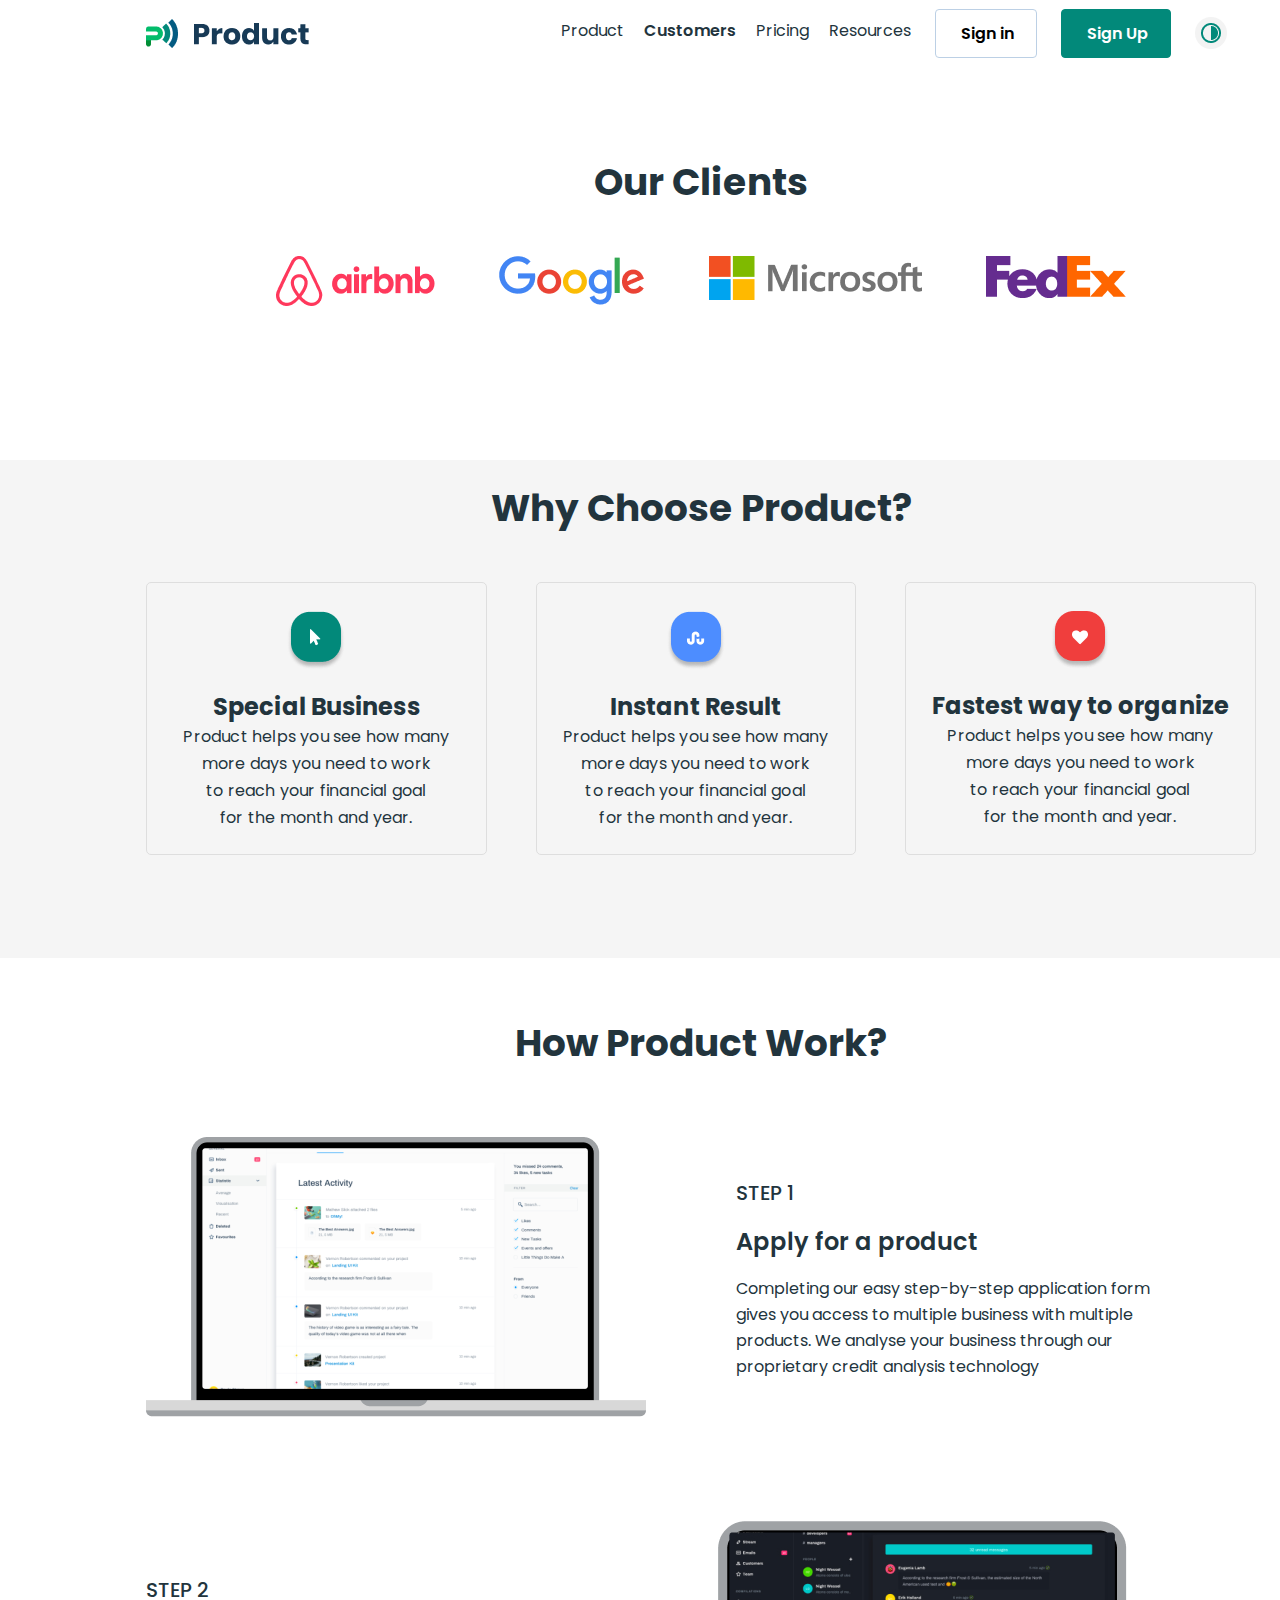
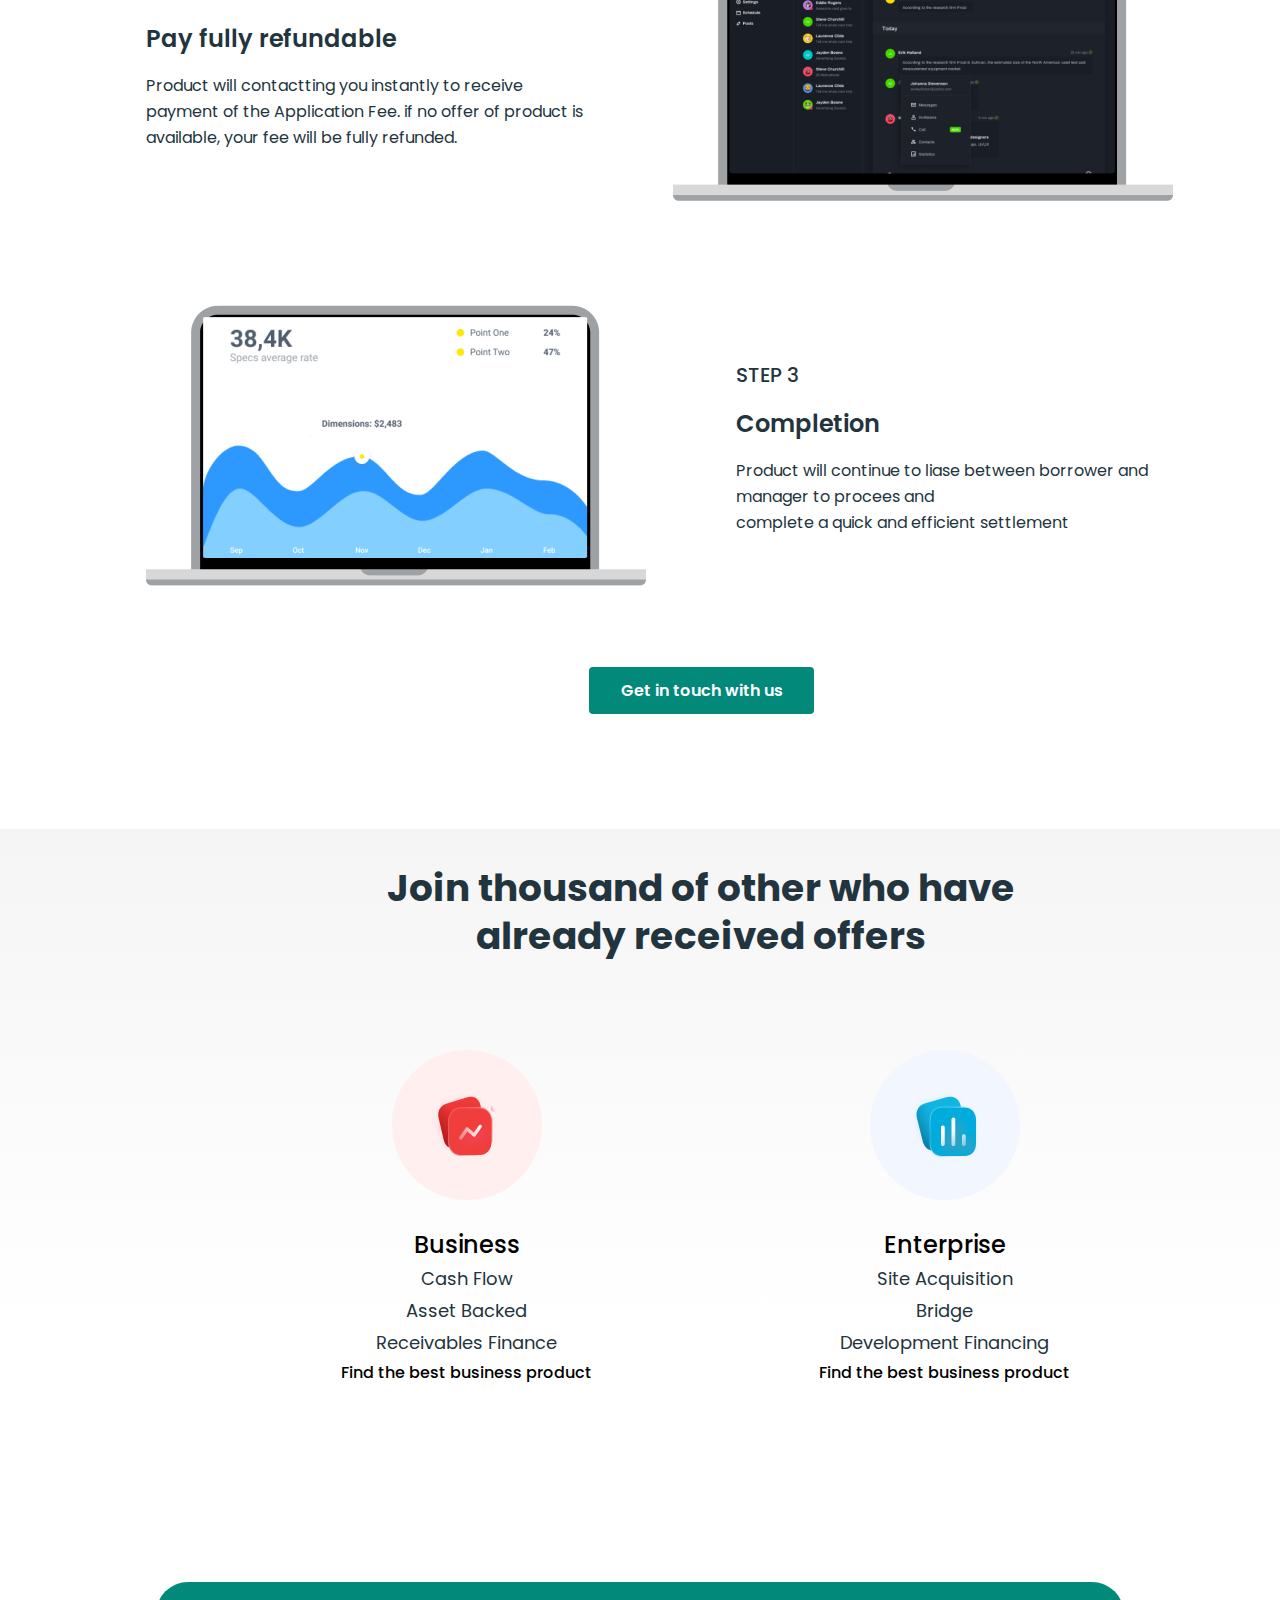
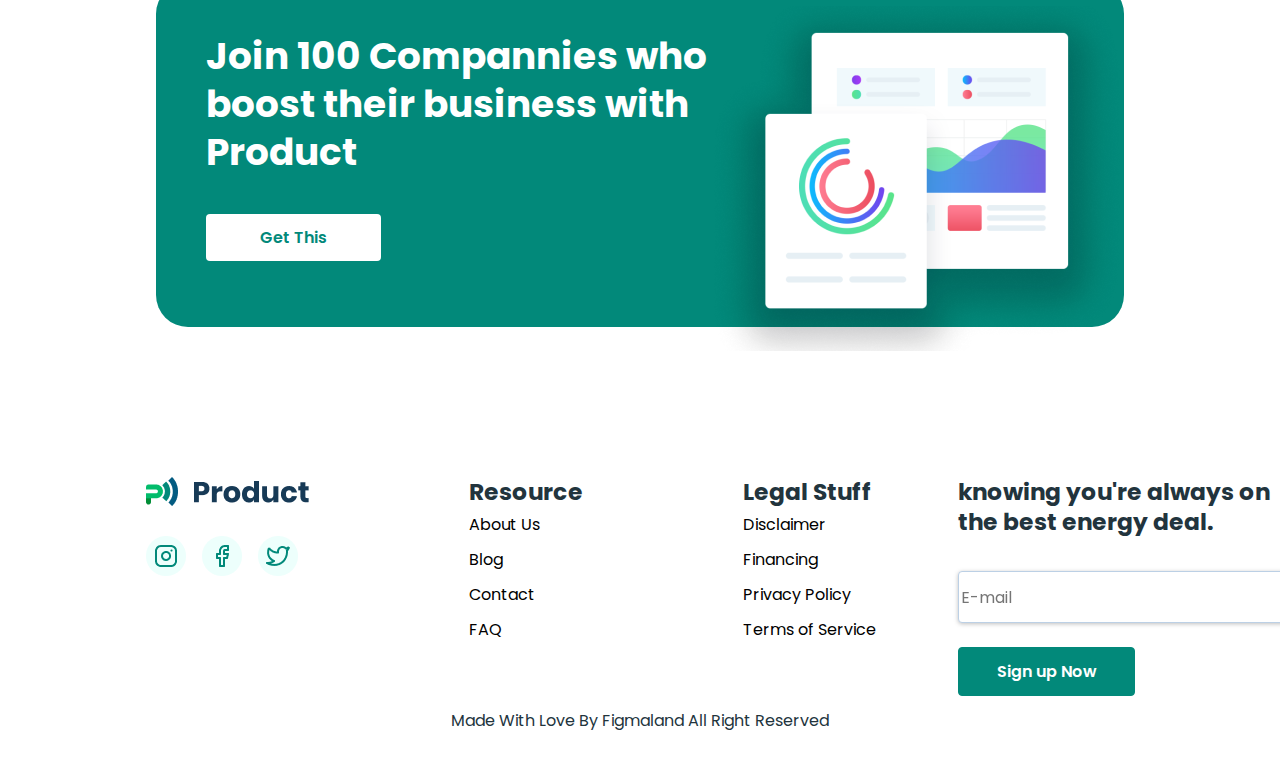
<file: pages/our-clients.html>
<!DOCTYPE html>
<html lang="en">

<head>
    <meta charset="UTF-8">
    <meta http-equiv="X-UA-Compatible" content="IE=edge">
    <meta name="viewport" content="width=device-width, initial-scale=1.0">
    <link
        href="https://fonts.googleapis.com/css?family=Poppins:100,100italic,200,200italic,300,300italic,regular,italic,500,500italic,600,600italic,700,700italic,800,800italic,900,900italic"
        rel="stylesheet" />
    <link href="https://fonts.googleapis.com/css?family=Inter:100,200,300,regular,500,600,700,800,900"
        rel="stylesheet" />
    <link
        href="https://fonts.googleapis.com/css?family=Montserrat:100,200,300,regular,500,600,700,800,900,100italic,200italic,300italic,italic,500italic,600italic,700italic,800italic,900italic"
        rel="stylesheet" />
    <link
        href="https://fonts.googleapis.com/css?family=Roboto:100,100italic,300,300italic,regular,italic,500,500italic,700,700italic,900,900italic"
        rel="stylesheet" />
    <link
        href="https://fonts.googleapis.com/css?family=Asap+Condensed:regular,italic,500,500italic,600,600italic,700,700italic"
        rel="stylesheet" />
    <link rel="stylesheet" href="./our clients/style/style.css">
    <link rel="stylesheet" href="./our clients/style/adaptive.css">
    <link rel="stylesheet" href="./our clients/style/header.css">
    <link rel="stylesheet" href="./our clients/style/hamburger.css">
    <link rel="stylesheet" href="./our clients/style/main.css">
    <link rel="stylesheet" href="./our clients/style/footer.css">
    <title>Document</title>
</head>

<body>
    <div id="wrapper">
        <header class="header container">
            <div class="logo">
                <img src="/assets/img/logo(2).png" alt="">
            </div>
            <!-- HAMBURGER MENU -->
            <div class="hamburger-menu">
                <div class="burger">
                    <img src="/assets/img/icon/menu.png" alt="">
                </div>
                <div class="menu-box">
                    <a href="/index.html" class="menu-hamburger-item">Product</a>
                    <a href="#" class="menu-hamburger-item">Customers</a>
                    <a href="/pages/pricing.html" class="menu-hamburger-item">Pricing</a>
                    <a href="./resources.html" class="menu-hamburger-item">Resources</a>
                    <div class="menu-hamburger-buttons">
                        <div class="hamburger-btn-sign-in">
                            <a href="#">Sign in</a>
                        </div>
                        <div class="hamburger-btn-sign-up">
                            <a href="#">Sign Up</a>
                        </div>
                    </div>
                    <div class="hamburger-switcher" id="switcher">
                        <img src="/assets/img/icon/theme-switcher-icon.png" alt="">
                    </div>
                </div>
            </div>
            <!-- END HAMBURGER MENU-->
            <nav class="menu">
                <a href="/index.html" class="menu-item " id="menu-item-first">Product</a>
                <a href="#" class="menu-item">Customers</a>
                <a href="/pages/pricing.html" class="menu-item">Pricing</a>
                <a href="./resources.html" class="menu-item">Resources</a>
                <div class="nav-buttons">
                    <div class="btn-sign-in">
                        <a href="#">Sign in</a>
                    </div>
                    <div class="btn-sign-up">
                        <a href="#">Sign Up</a>
                    </div>
                </div>
                <div class="switcher-nav" id="switcher">
                    <img src="/assets/img/icon/theme-switcher-icon.png" alt="">
                </div>
            </nav>
        </header>

        <main class="main">
            <article class="our-clients container">
                <section class="our-clients-text">
                    <div class="oru-clients-title title">
                        <h3>Our Clients</h3>
                    </div>
                </section>
                <section class="our-clients-img">
                    <div class="airbnb">
                        <img src="./our clients/img/icon/Airbnb Logo.png" alt="">
                    </div>
                    <div class="google">
                        <img src="./our clients/img/icon/Google Logo.png" alt="">
                    </div>
                    <div class="microsoft">
                        <img src="./our clients/img/icon/Microsoft Logo.png" alt="">
                    </div>
                    <div class="fedex">
                        <img src="./our clients/img/icon/FedEx Logo.png" alt="">
                    </div>
                </section>
            </article>
            <!-- CHOOSE PRODUCT -->
            <div class="gray-bg"></div>
            <article class="choose-product">
                <article class="choose-product-container container">
                    <section class="choose-product-text">
                        <div class="choose-product-title title">
                            <h3>Why Choose Product?</h3>
                        </div>
                    </section>
                    <section class="choose-product-card">
                        <div class="choose-product-cardholder">
                            <div class="choose-product-card-icon">
                                <img src="./our clients/img/icon/icon-click.png" alt="">
                            </div>
                            <div class="choose-product-card-text">
                                <div class="choose-product-card-title">
                                    <p>Special Business</p>
                                </div>
                                <div class="choose-product-card-subtitle">
                                    <p>Product helps you see how many<br>
                                        more days you need to work<br>
                                        to reach your financial goal<br>
                                        for the month and year.</p>
                                </div>
                            </div>
                        </div>
                        <div class="choose-product-cardholder">
                            <div class="choose-product-card-icon">
                                <img src="./our clients/img/icon/icon-surveys.png" alt="">
                            </div>
                            <div class="choose-product-card-text">
                                <div class="choose-product-card-title">
                                    <p>Instant Result</p>
                                </div>
                                <div class="choose-product-card-subtitle">
                                    <p>Product helps you see how many<br>
                                        more days you need to work<br>
                                        to reach your financial goal<br>
                                        for the month and year.</p>
                                </div>
                            </div>
                        </div>
                        <div class="choose-product-cardholder">
                            <div class="choose-product-card-icon">
                                <img src="./our clients/img/icon/heart-organize.png" alt="">
                            </div>
                            <div class="choose-product-card-text">
                                <div class="choose-product-card-title">
                                    <p>Fastest way to organize</p>
                                </div>
                                <div class="choose-product-card-subtitle">
                                    <p>Product helps you see how many<br>
                                        more days you need to work<br>
                                        to reach your financial goal<br>
                                        for the month and year.</p>
                                </div>
                            </div>
                        </div>
                    </section>
                </article>
            </article>
            <!-- PRODUCT WORK -->
            <article class="product-work container">
                <section class="product-work-text">
                    <div class="product-work-title title">
                        <h3>How Product Work?</h3>
                    </div>
                </section>
                <section class="product-work-content">
                    <div class="step-1">
                        <div class="step-1-img">
                            <img src="./our clients/img/mac1.png" alt="">
                        </div>
                        <div class="step-1-text">
                            <div class="step-1-mini-title">
                                <p>STEP 1</p>
                            </div>
                            <div class="step-1-title">
                                <p>Apply for a product</p>
                            </div>
                            <div class="step-1-subtitle subtitle">
                                <p>Completing our easy step-by-step application form<br>
                                    gives you access to multiple business with multiple<br>
                                    products. We analyse your business through our<br>
                                    proprietary credit analysis technology<br>
                                </p>
                            </div>
                        </div>
                    </div>
                    <div class="step-2">
                        <div class="step-2-text">
                            <div class="step-2-mini-title">
                                <p>STEP 2</p>
                            </div>
                            <div class="step-2-title">
                                <p>Pay fully refundable</p>
                            </div>
                            <div class="step-2-subtitle subtitle">
                                <p>Product will contactting you instantly to receive<br> payment of the Application Fee.
                                    if no offer of product is<br> available, your fee will be fully refunded.<br>
                                </p>
                            </div>
                        </div>
                        <div class="step-2-img">
                            <img src="./our clients/img/mac2.png" alt="">
                        </div>
                    </div>
                    <div class="step-3">
                        <div class="step-3-img">
                            <img src="./our clients/img/mac3.png" alt="">
                        </div>
                        <div class="step-3-text">
                            <div class="step-3-mini-title">
                                <p>STEP 3</p>
                            </div>
                            <div class="step-3-title">
                                <p>Completion</p>
                            </div>
                            <div class="step-3-subtitle subtitle">
                                <p>Product will continue to liase between borrower and<br> manager to procees and<br>
                                    complete a quick and efficient settlement<br>
                                </p>
                            </div>
                        </div>
                    </div>
                    <div class="product-work-btn">
                        <a href="#">Get in touch with us</a>
                    </div>
                </section>
            </article>


            <div class="gradient-bg"> </div>
            <article class="offers container">
                <section class="offers-text">
                    <div class="offets-title title">
                        <h3>Join thousand of other who have<br>
                            already received offers</h3>
                    </div>
                </section>
                <section class="offers-card">
                    <div class="offers-card-business">
                        <div class="offers-card-business-img">
                            <img src="./our clients/img/Image Placeholder.png" alt="">
                        </div>
                        <div class="offers-card-business-text">
                            <div class="offers-card-business-title">
                                <p>Business</p>
                            </div>
                            <div class="offers-card-business-list">
                                <ul class="offers-card-business-list-item">
                                    <li>Cash Flow</li>
                                    <li>Asset Backed</li>
                                    <li>Receivables Finance</li>
                                </ul>
                            </div>
                            <div class="offers-card-business-subtitle">
                                <p>Find the best business product</p>
                            </div>
                        </div>
                    </div>
                    <div class="offers-card-enterprise">
                        <div class="offers-card-enterprise-img">
                            <img src="./our clients/img/buisness Placeholder.png" alt="">
                        </div>
                        <div class="offers-card-enterprise-text">
                            <div class="offers-card-enterprise-title">
                                <p>Enterprise</p>
                            </div>
                            <div class="offers-card-enterprise-list">
                                <ul class="offers-card-enterprise-list-item">
                                    <li>Site Acquisition</li>
                                    <li>Bridge</li>
                                    <li>Development Financing</li>
                                </ul>
                            </div>
                            <div class="offers-card-enterprise-subtitle">
                                <p>Find the best business product</p>
                            </div>
                        </div>
                    </div>
                </section>
            </article>
            <!-- COMPANIES -->
            <article class="companies">
                <section class="companies-card">
                    <div class="companies-card-title title">
                        <h3>Join 100 Compannies who<br>
                            boost their business
                            with<br>
                            Product</h3>
                    </div>
                    <div class="companies-card-btn">
                        <a href="#">Get This</a>
                    </div>
                    <div class="companies-card-img">
                        <img src="/assets/img/icon/screencompanies.png" alt="">
                    </div>
                </section>
            </article>
        </main>

        <!-- FOOTER -->
        <footer class="footer container">
            <article class="footer-first-col">
                <section class="footer-logo">
                    <img src="/assets/img/logo(2).png" alt="">
                </section>
                <div class="footer-social-network">
                    <div class="footer-instagram">
                        <a href="#"><img src="/assets/img/icon/instagram.png" alt=""></a>
                    </div>
                    <div class="footer-facebook">
                        <a href="#"><img src="/assets/img/icon/facebook.png" alt=""></a>
                    </div>
                    <div class="footer-twitter">
                        <a href="#"><img src="/assets/img/icon/twitter.png" alt=""></a>
                    </div>
                </div>
            </article>
            <article class="footer-resource">
                <div class="footer-resource-title">
                    <h3>Resource</h3>
                </div>
                <div class="footer-resource-list">
                    <ul>
                        <a href="#">
                            <li class="footer-resource-item">About Us</li>
                        </a>
                        <a href="#">
                            <li class="footer-resource-item">Blog</li>
                        </a>
                        <a href="#">
                            <li class="footer-resource-item">Contact</li>
                        </a>
                        <a href="#">
                            <li class="footer-resource-item">FAQ</li>
                        </a>
                    </ul>
                </div>
            </article>
            <article class="footer-stuff">
                <div class="footer-stuff-title">
                    <h3>Legal Stuff</h3>
                </div>
                <div class="footer-stuff-list">
                    <ul>
                        <a href="#">
                            <li class="footer-stuff-item">Disclaimer</li>
                        </a>
                        <a href="#">
                            <li class="footer-stuff-item">Financing</li>
                        </a>
                        <a href="#">
                            <li class="footer-stuff-item">Privacy Policy</li>
                        </a>
                        <a href="#">
                            <li class="footer-stuff-item">Terms of Service</li>
                        </a>
                    </ul>
                </div>
            </article>
            <article class="footer-deal">
                <div class="footer-deal-title">
                    <h3>knowing you're always on<br>
                        the best energy deal.
                    </h3>
                </div>
                <div class="footer-deal-form">
                    <input type="email" name="" id="" placeholder="E-mail">
                </div>
                <div class="footer-deal-btn">
                    <a href="#">Sign up Now</a>
                </div>
            </article>
        </footer>
        <article class="footer-corp">
            <p>Made With Love By Figmaland All Right Reserved
            </p>
        </article>

        <script src="./our clients/script/hamburger.js"></script>
</body>
</body>

</html>
</file>
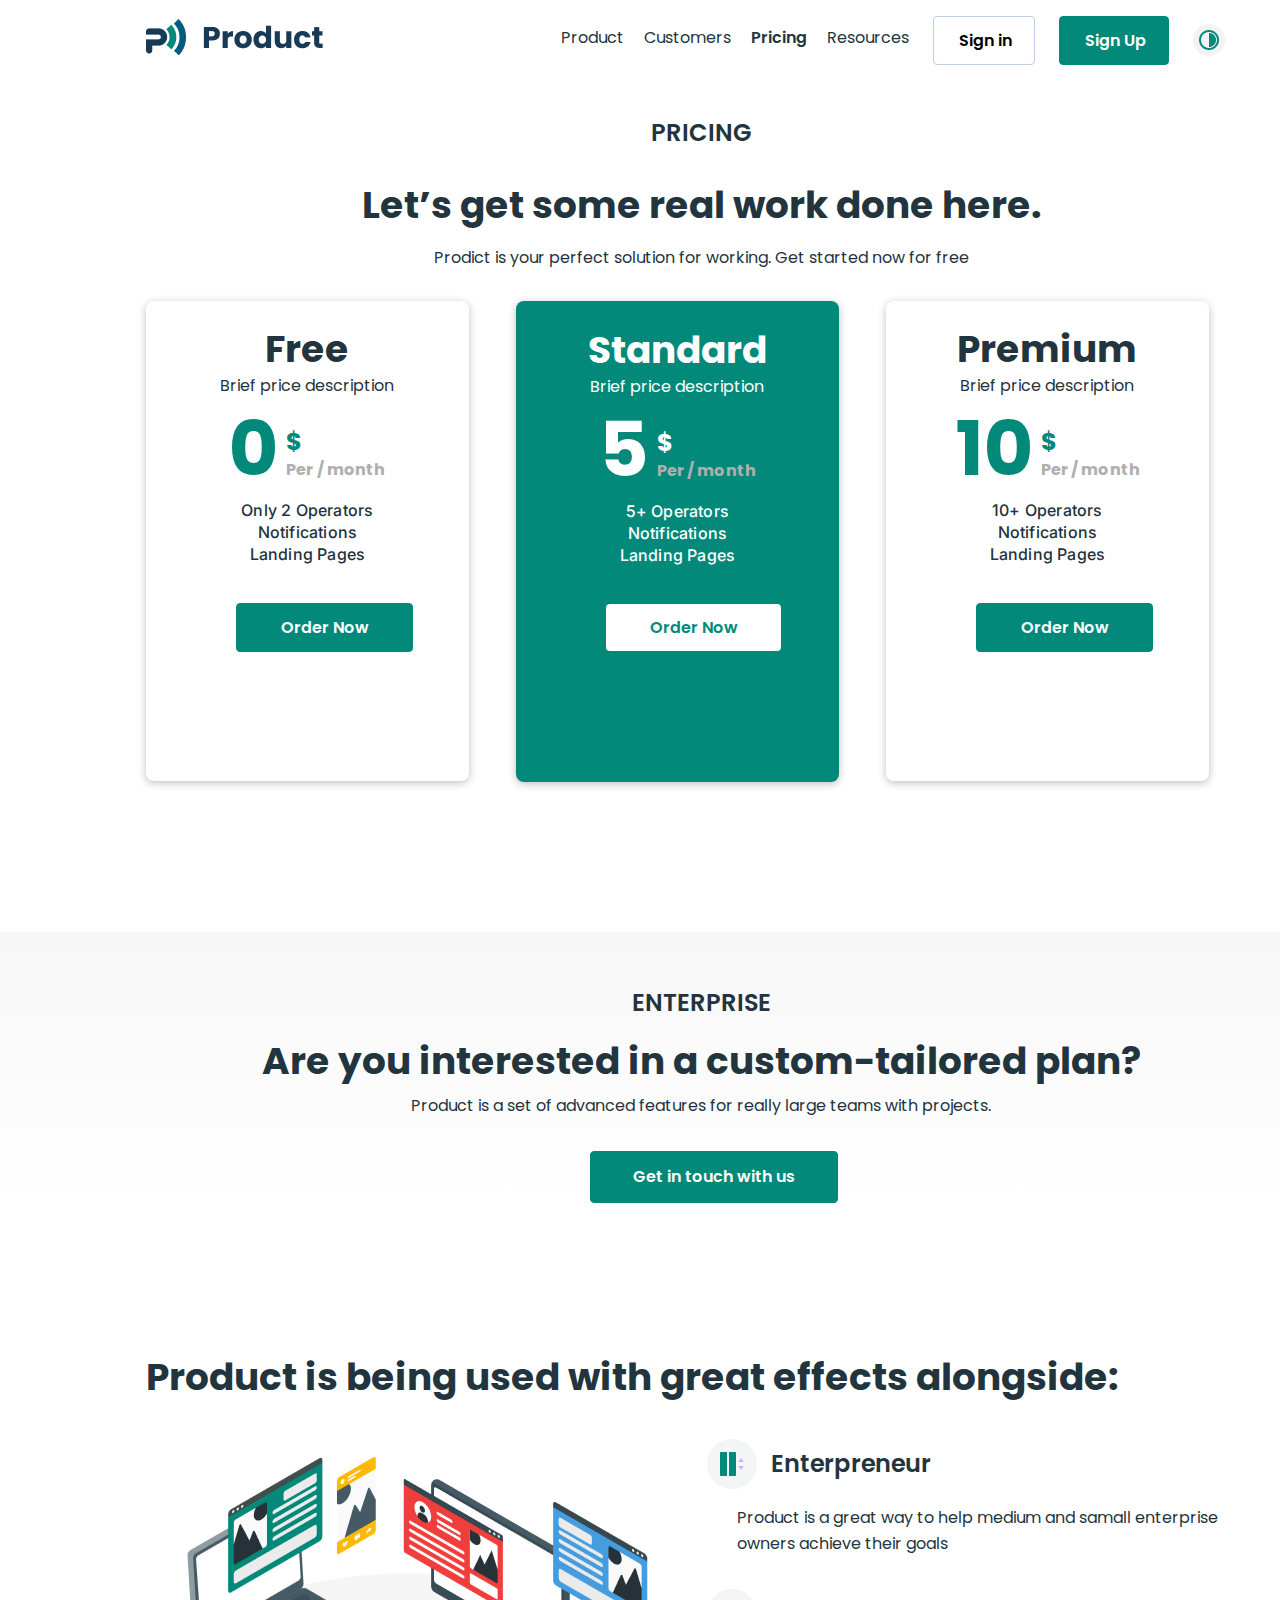
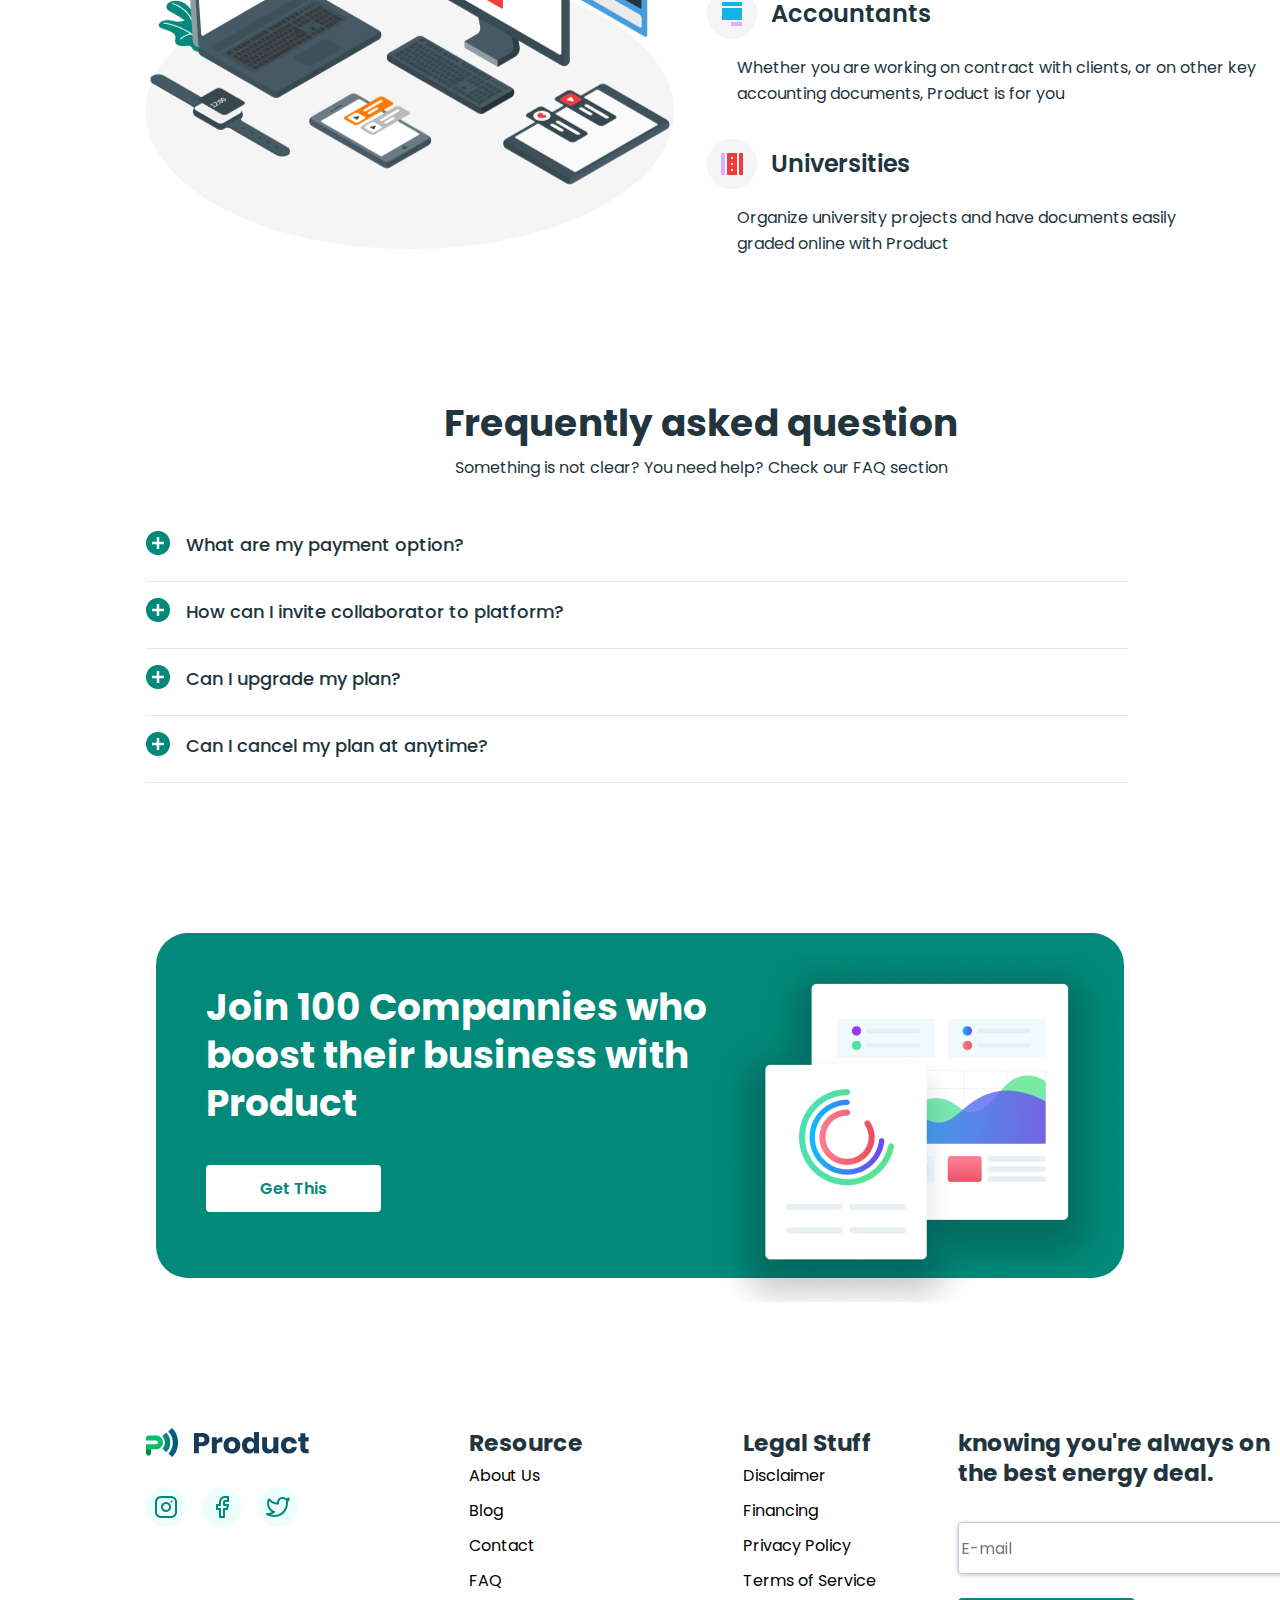
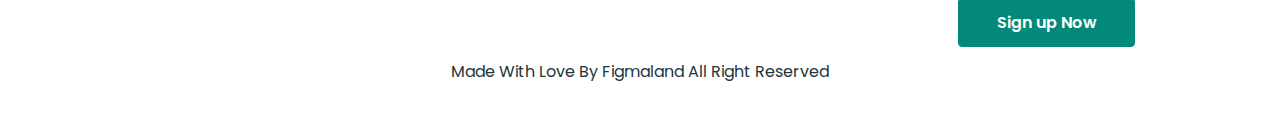
<file: pages/pricing.html>
<!DOCTYPE html>
<html lang="en">

<head>
    <meta charset="UTF-8">
    <meta http-equiv="X-UA-Compatible" content="IE=edge">
    <meta name="viewport" content="width=device-width, initial-scale=1.0">
    <link
        href="https://fonts.googleapis.com/css?family=Poppins:100,100italic,200,200italic,300,300italic,regular,italic,500,500italic,600,600italic,700,700italic,800,800italic,900,900italic"
        rel="stylesheet" />
    <link href="https://fonts.googleapis.com/css?family=Inter:100,200,300,regular,500,600,700,800,900"
        rel="stylesheet" />
    <link
        href="https://fonts.googleapis.com/css?family=Montserrat:100,200,300,regular,500,600,700,800,900,100italic,200italic,300italic,italic,500italic,600italic,700italic,800italic,900italic"
        rel="stylesheet" />
    <link
        href="https://fonts.googleapis.com/css?family=Roboto:100,100italic,300,300italic,regular,italic,500,500italic,700,700italic,900,900italic"
        rel="stylesheet" />
    <link
        href="https://fonts.googleapis.com/css?family=Asap+Condensed:regular,italic,500,500italic,600,600italic,700,700italic"
        rel="stylesheet" />
    <link rel="stylesheet" href="./pricing/style/style.css">
    <link rel="stylesheet" href="./pricing/style/adaptive.css">
    <link rel="stylesheet" href="./pricing/style/header.css">
    <link rel="stylesheet" href="./pricing/style/hamburger.css">
    <link rel="stylesheet" href="./pricing/style/main.css">
    <link rel="stylesheet" href="./pricing/style/footer.css">
    <title>Document</title>
</head>

<body>
    <div id="wrapper">
        <header class="header container">
            <div class="logo">
                <img src="/assets/img/logo.png" alt="">
            </div>
            <!-- HAMBURGER MENU -->
            <div class="hamburger-menu">
                <div class="burger">
                    <img src="/assets/img/icon/menu.png" alt="">
                </div>
                <div class="menu-box">
                    <a href="/index.html" class="menu-hamburger-item">Product</a>
                    <a href="our-clients.html" class="menu-hamburger-item">Customers</a>
                    <a href="#" class="menu-hamburger-item">Pricing</a>
                    <a href="./resources.html" class="menu-hamburger-item">Resources</a>
                    <div class="menu-hamburger-buttons">
                        <div class="hamburger-btn-sign-in">
                            <a href="#">Sign in</a>
                        </div>
                        <div class="hamburger-btn-sign-up">
                            <a href="#">Sign Up</a>
                        </div>
                    </div>
                    <div class="hamburger-switcher" id="switcher">
                        <img src="/assets/img/icon/theme-switcher-icon.png" alt="">
                    </div>
                </div>
            </div>
            <!-- END HAMBURGER MENU-->
            <nav class="menu">
                <a href="/index.html" class="menu-item " id="menu-item-first">Product</a>
                <a href="our-clients.html" class="menu-item">Customers</a>
                <a href="#" class="menu-item">Pricing</a>
                <a href="./resources.html" class="menu-item">Resources</a>
                <div class="nav-buttons">
                    <div class="btn-sign-in">
                        <a href="#">Sign in</a>
                    </div>
                    <div class="btn-sign-up">
                        <a href="#">Sign Up</a>
                    </div>
                </div>
                <div class="switcher-nav" id="switcher">
                    <img src="/assets/img/icon/theme-switcher-icon.png" alt="">
                </div>
            </nav>
        </header>

        <!-- MAIN -->
        <main class="main ">
            <!-- PRICE -->
            <article class="price container">
                <section class="price-main-title main-title">
                    <p>PRICING</p>
                </section>
                <section class="price-text">
                    <div class="price-title title">
                        <h3>Let’s get some real work done here.</h3>
                    </div>
                    <div class="price-subtitle subtitle">
                        <p>Prodict is your perfect solution for working. Get started now for free</p>
                    </div>
                </section>
                <section class="price-card">
                    <!-- FREE -->
                    <div class="price-free">
                        <div class="price-cardholder">
                            <div class="price-free-text">
                                <div class="price-free-title title">
                                    <h3>Free</h3>
                                </div>
                                <div class="price-free-subtitle subtitle">
                                    <p>Brief price description</p>
                                </div>
                                <div class="price-card-cost">
                                    <p><span id="price-num">0</span><span id="dollars">$</span><span id="period">Per /
                                            month</span> </p>
                                </div>
                                <div class="price-free-second-subtitle">Only
                                    2 Operators<br>
                                    Notifications<br>
                                    Landing Pages</div>
                            </div>
                            <div class="price-free-btn">
                                <a href="#">Order Now</a>
                            </div>
                        </div>
                    </div>
                    <!-- 5$ PER MONTH -->
                    <div class="price-five-dollars">
                        <div class="price-five-dollars-cardholder">
                            <div class="price-five-dollars-text">
                                <div class="price-five-dollars-title title">
                                    <h3>Standard</h3>
                                </div>
                                <div class="price-five-dollars-subtitle
                                        subtitle">
                                    <p>Brief price description</p>
                                </div>
                                <div class="price-five-dollars-card-cost">
                                    <p><span id="price-num">5</span><span id="dollars">$</span><span id="period">Per /
                                            month</span> </p>
                                </div>
                                <div class="price-five-dollars-second-subtitle">5+
                                    Operators<br>
                                    Notifications<br>
                                    Landing Pages</div>
                            </div>
                            <div class="price-five-dollars-btn">
                                <a href="#">Order Now</a>
                            </div>
                        </div>
                    </div>
                    <!-- 10$ PER MONTH -->
                    <div class="price-ten-dollars">
                        <div class="price-cardholder">
                            <div class="price-ten-dollars-text">
                                <div class="price-ten-dollars-title title">
                                    <h3>Premium</h3>
                                </div>
                                <div class="price-ten-dollars-subtitle
                                        subtitle">
                                    <p>Brief price description</p>
                                </div>
                                <div class="price-card-cost">
                                    <p><span id="price-num">10</span><span id="dollars">$</span><span id="period">Per /
                                            month</span> </p>
                                </div>
                                <div class="price-ten-dollars-second-subtitle">10+
                                    Operators<br>
                                    Notifications<br>
                                    Landing Pages</div>
                            </div>
                            <div class="price-ten-dollars-btn">
                                <a href="#">Order Now</a>
                            </div>
                        </div>
                    </div>
                </section>
            </article>
            <!-- ENTERPRISE -->
            <article class="enterprise-shape">
                <article class="enterprise container">
                    <section class="enterprise-text">
                        <div class="enterprise-main-title main-title">
                            <p>ENTERPRISE</p>
                        </div>
                        <div class="enterprise-title title">
                            <h3>Are you interested in a custom-tailored plan?</h3>
                        </div>
                        <div class="enterprise-subtitle subtitle">
                            <p>Product is a set of advanced features for really large teams with projects.</p>
                        </div>
                    </section>
                    <section class="enterpise-btn">
                        <a href="#">Get in touch with us</a>
                    </section>
                </article>
            </article>
            <!-- ALONGSIDE -->
            <article class="alongside container">
                <section class="alongside-title title">
                    <h3>Product is being used with great effects alongside:</h3>
                </section>
                <section class="alongside-content">
                    <section class="alongside-content-img">
                    </section>
                    <section class="alongside-content-text">
                        <section class="alongside-content-enterpreneur">
                            <div class="enterpreneur-title">
                                <img src="./pricing/img/Enterpreneur.png" alt="" class="enterpreneur-icon">
                                <p>Enterpreneur</p>
                            </div>
                            <p class="enterpreneur-subtitle subtitle">Product is a great way to help medium and samall
                                enterprise<br> owners achieve their goals</p>
                        </section>
                        <section class="alongside-content-accountants">
                            <div class="accountants-title">
                                <img src="./pricing/img/Accountants.png" alt="" class="accountants-icon">
                                <p>Accountants</p>
                            </div>
                            <p class="accountants-subtitle subtitle">Whether you are working on contract with clients,
                                or on other key<br> accounting documents, Product is for you</p>
                        </section>
                        <section class="alongside-content-universities">
                            <div class="universities-title">
                                <img src="./pricing/img/Universities.png" alt="" class="universities-icon">
                                <p>Universities</p>
                            </div>
                            <p class="universities-subtitle subtitle">Organize university projects and have documents
                                easily<br> graded online with Product</p>
                        </section>
                    </section>
                </section>
            </article>
            <!-- QUESTION -->
            <article class="question container">
                <section class="question-text">
                    <div class="question-title title">
                        <h3>Frequently asked question</h3>
                    </div>
                    <div class="question-subtitle subtitle">
                        <p>Something is not clear? You need help? Check our FAQ section</p>
                    </div>
                </section>
                <section class="question-dropdown">
                    <!-- item 1 -->
                    <div class="question-dropdown-item">
                        <div class="question-dropdown-content" data-path="one">
                            <div class="icon-plus">
                                <img src="./pricing/img/plus_circle.png" alt="" data-img="one">
                            </div>
                            <div class="question-dropdown-title">
                                <p>What are my payment option?</p>
                            </div>
                        </div>
                        <div class="question-dropdown-subtitle subtitle" data-target="one">
                            <p>Lorem ipsum dolor sit amet consectetur adipisicing elit. Veritatis, natus. Dolorum<br>
                                asperiores cumque. Ut quisquam optio illum a accusantium cum architecto, laborum quas ex
                                odit<br>
                                dolorem aperiam ullam nesciunt quaerat eligendi tenetur itaque commodi veniam
                                perferendis animi aut aliquid voluptates.<br>
                                Laudantium et explicabo iusto ratione adipisci esse veniam delectus nulla!</p>
                        </div>
                    </div>
                    <!-- item 2 -->
                    <div class="question-dropdown-item">
                        <div class="question-dropdown-content" data-path="two">
                            <div class="icon-plus">
                                <img src="./pricing/img/plus_circle.png" alt="" data-img="two">
                            </div>
                            <div class="question-dropdown-title">
                                <p>How can I invite collaborator to platform?</p>
                            </div>
                        </div>
                        <div class="question-dropdown-subtitle subtitle" data-target="two">
                            <p>Lorem ipsum dolor sit amet consectetur adipisicing elit. Veritatis, natus. Dolorum<br>
                                asperiores cumque. Ut quisquam optio illum a accusantium cum architecto, laborum quas ex
                                odit<br>
                                dolorem aperiam ullam nesciunt quaerat eligendi tenetur itaque commodi veniam
                                perferendis animi aut aliquid voluptates.<br>
                                Laudantium et explicabo iusto ratione adipisci esse veniam delectus nulla!</p>
                        </div>
                    </div>
                    <!-- item 3 -->
                    <div class="question-dropdown-item">
                        <div class="question-dropdown-content" data-path="three">
                            <div class="icon-plus">
                                <img src="./pricing/img/plus_circle.png" alt="" data-img="three">
                            </div>
                            <div class="question-dropdown-title">
                                <p>Can I upgrade my plan?</p>
                            </div>
                        </div>
                        <div class="question-dropdown-subtitle subtitle" data-target="three">
                            <p>Lorem ipsum dolor sit amet consectetur adipisicing elit. Veritatis, natus. Dolorum<br>
                                asperiores cumque. Ut quisquam optio illum a accusantium cum architecto, laborum quas ex
                                odit<br>
                                dolorem aperiam ullam nesciunt quaerat eligendi tenetur itaque commodi veniam
                                perferendis animi aut aliquid voluptates.<br>
                                Laudantium et explicabo iusto ratione adipisci esse veniam delectus nulla!</p>
                        </div>
                    </div>
                    <!-- item 4 -->
                    <div class="question-dropdown-item">
                        <div class="question-dropdown-content" data-path="four">
                            <div class="icon-plus">
                                <img src="./pricing/img/plus_circle.png" alt="" data-img="four">
                            </div>
                            <div class="question-dropdown-title">
                                <p>Can I cancel my plan at anytime?</p>
                            </div>
                        </div>
                        <div class="question-dropdown-subtitle subtitle" data-target="four">
                            <p>Lorem ipsum dolor sit amet consectetur adipisicing elit. Veritatis, natus. Dolorum<br>
                                asperiores cumque. Ut quisquam optio illum a accusantium cum architecto, laborum quas ex
                                odit<br>
                                dolorem aperiam ullam nesciunt quaerat eligendi tenetur itaque commodi veniam
                                perferendis animi aut aliquid voluptates.<br>
                                Laudantium et explicabo iusto ratione adipisci esse veniam delectus nulla!</p>
                        </div>
                    </div>
                </section>
            </article>
            <!-- COMPANIES -->
            <article class="companies">
                <section class="companies-card">
                    <div class="companies-card-title title">
                        <h3>Join 100 Compannies who<br> boost their business
                            with<br> Product</h3>
                    </div>
                    <div class="companies-card-btn">
                        <a href="#">Get This</a>
                    </div>
                    <div class="companies-card-img">
                        <img src="/assets/img/icon/screencompanies.png" alt="">
                    </div>
                </section>
            </article>
        </main>

        <!-- FOOTER -->
        <footer class="footer container">
            <article class="footer-first-col">
                <section class="footer-logo">
                    <img src="/assets/img/logo(2).png" alt="">
                </section>
                <div class="footer-social-network">
                    <div class="footer-instagram">
                        <a href="#"><img src="/assets/img/icon/instagram.png" alt=""></a>
                    </div>
                    <div class="footer-facebook">
                        <a href="#"><img src="/assets/img/icon/facebook.png" alt=""></a>
                    </div>
                    <div class="footer-twitter">
                        <a href="#"><img src="/assets/img/icon/twitter.png" alt=""></a>
                    </div>
                </div>
            </article>
            <article class="footer-resource">
                <div class="footer-resource-title">
                    <h3>Resource</h3>
                </div>
                <div class="footer-resource-list">
                    <ul>
                        <a href="#">
                            <li class="footer-resource-item">About Us</li>
                        </a>
                        <a href="#">
                            <li class="footer-resource-item">Blog</li>
                        </a>
                        <a href="#">
                            <li class="footer-resource-item">Contact</li>
                        </a>
                        <a href="#">
                            <li class="footer-resource-item">FAQ</li>
                        </a>
                    </ul>
                </div>
            </article>
            <article class="footer-stuff">
                <div class="footer-stuff-title">
                    <h3>Legal Stuff</h3>
                </div>
                <div class="footer-stuff-list">
                    <ul>
                        <a href="#">
                            <li class="footer-stuff-item">Disclaimer</li>
                        </a>
                        <a href="#">
                            <li class="footer-stuff-item">Financing</li>
                        </a>
                        <a href="#">
                            <li class="footer-stuff-item">Privacy Policy</li>
                        </a>
                        <a href="#">
                            <li class="footer-stuff-item">Terms of Service</li>
                        </a>
                    </ul>
                </div>
            </article>
            <article class="footer-deal">
                <div class="footer-deal-title">
                    <h3>knowing you're always on<br> the best energy deal. </h3>
                </div>
                <div class="footer-deal-form">
                    <input type="email" name="" id="" placeholder="E-mail">
                </div>
                <div class="footer-deal-btn">
                    <a href="#">Sign up Now</a>
                </div>
            </article>
        </footer>
        <article class="footer-corp">
            <p>Made With Love By Figmaland All Right Reserved
            </p>
        </article>
    </div>
    <script src="./pricing/scripts/hamburger.js"></script>
    <script src="./pricing/scripts/dropdown.js"></script>
</body>

</html>
</file>
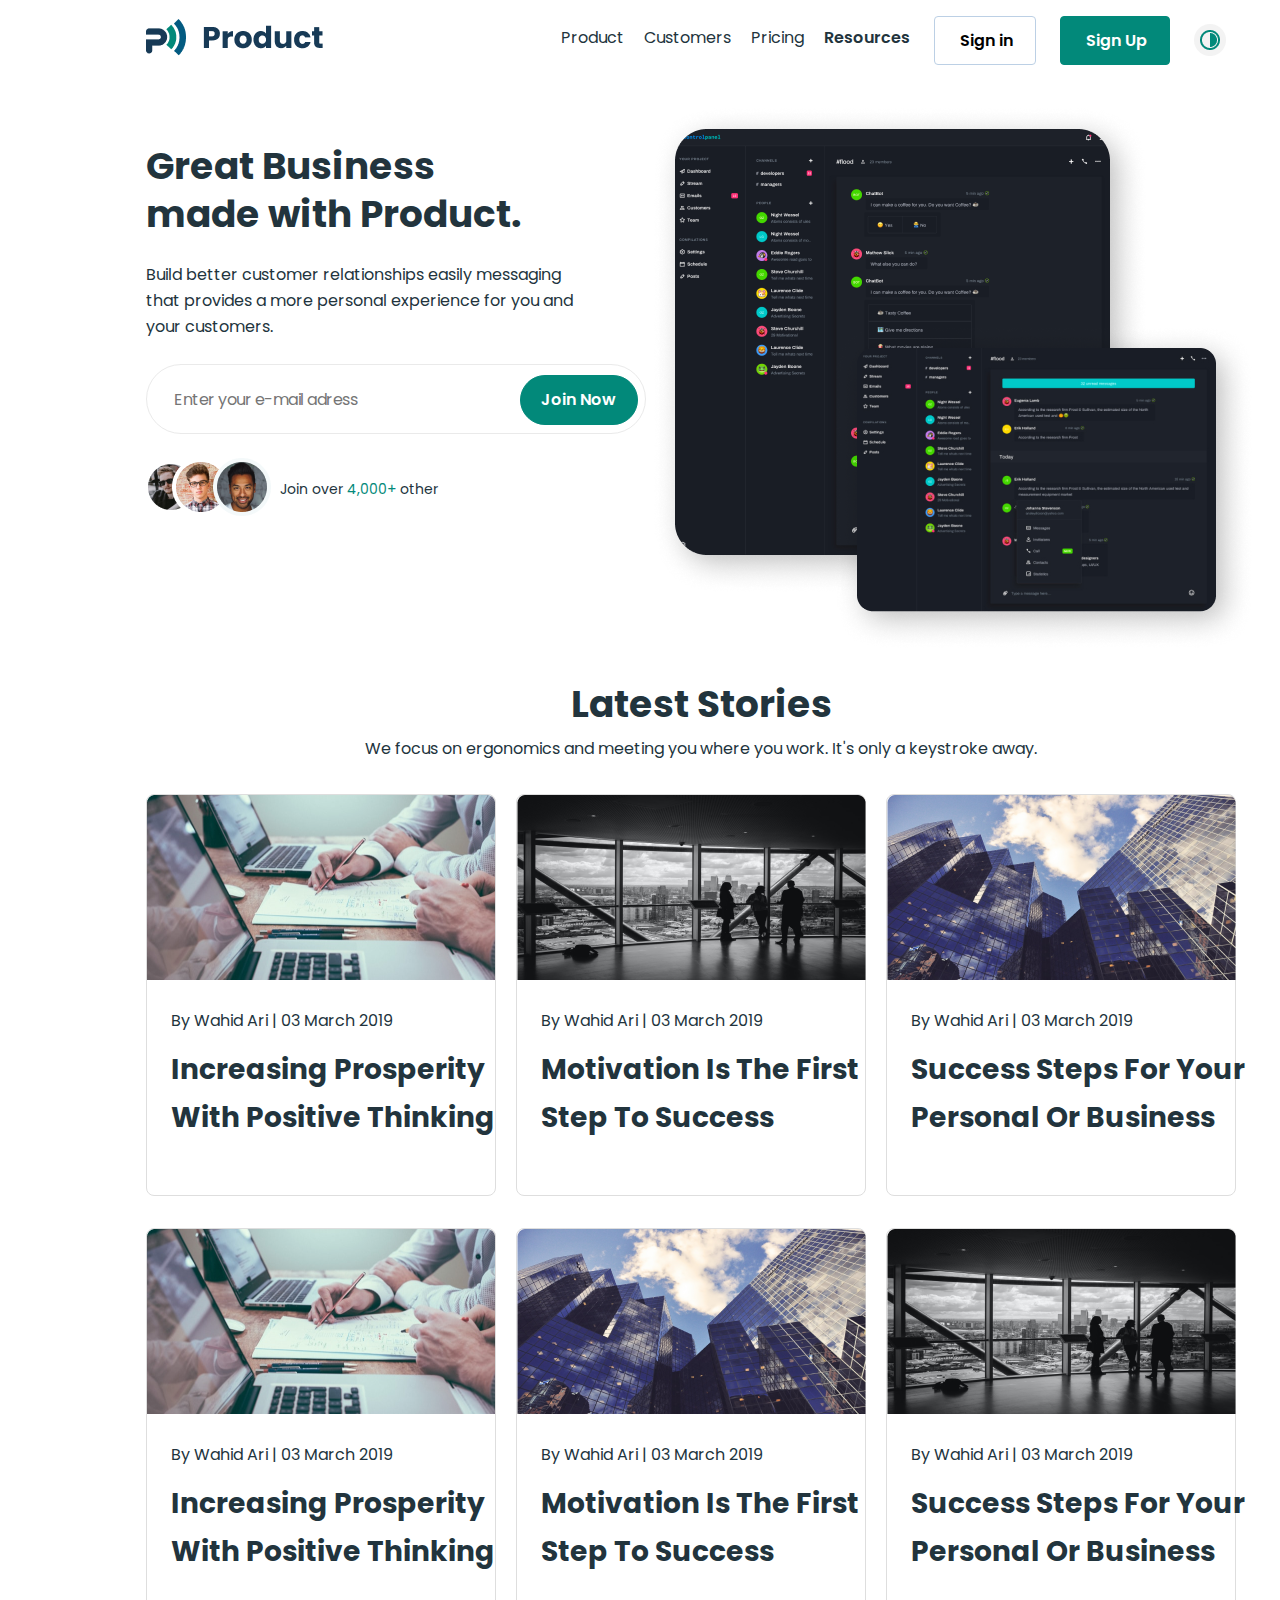
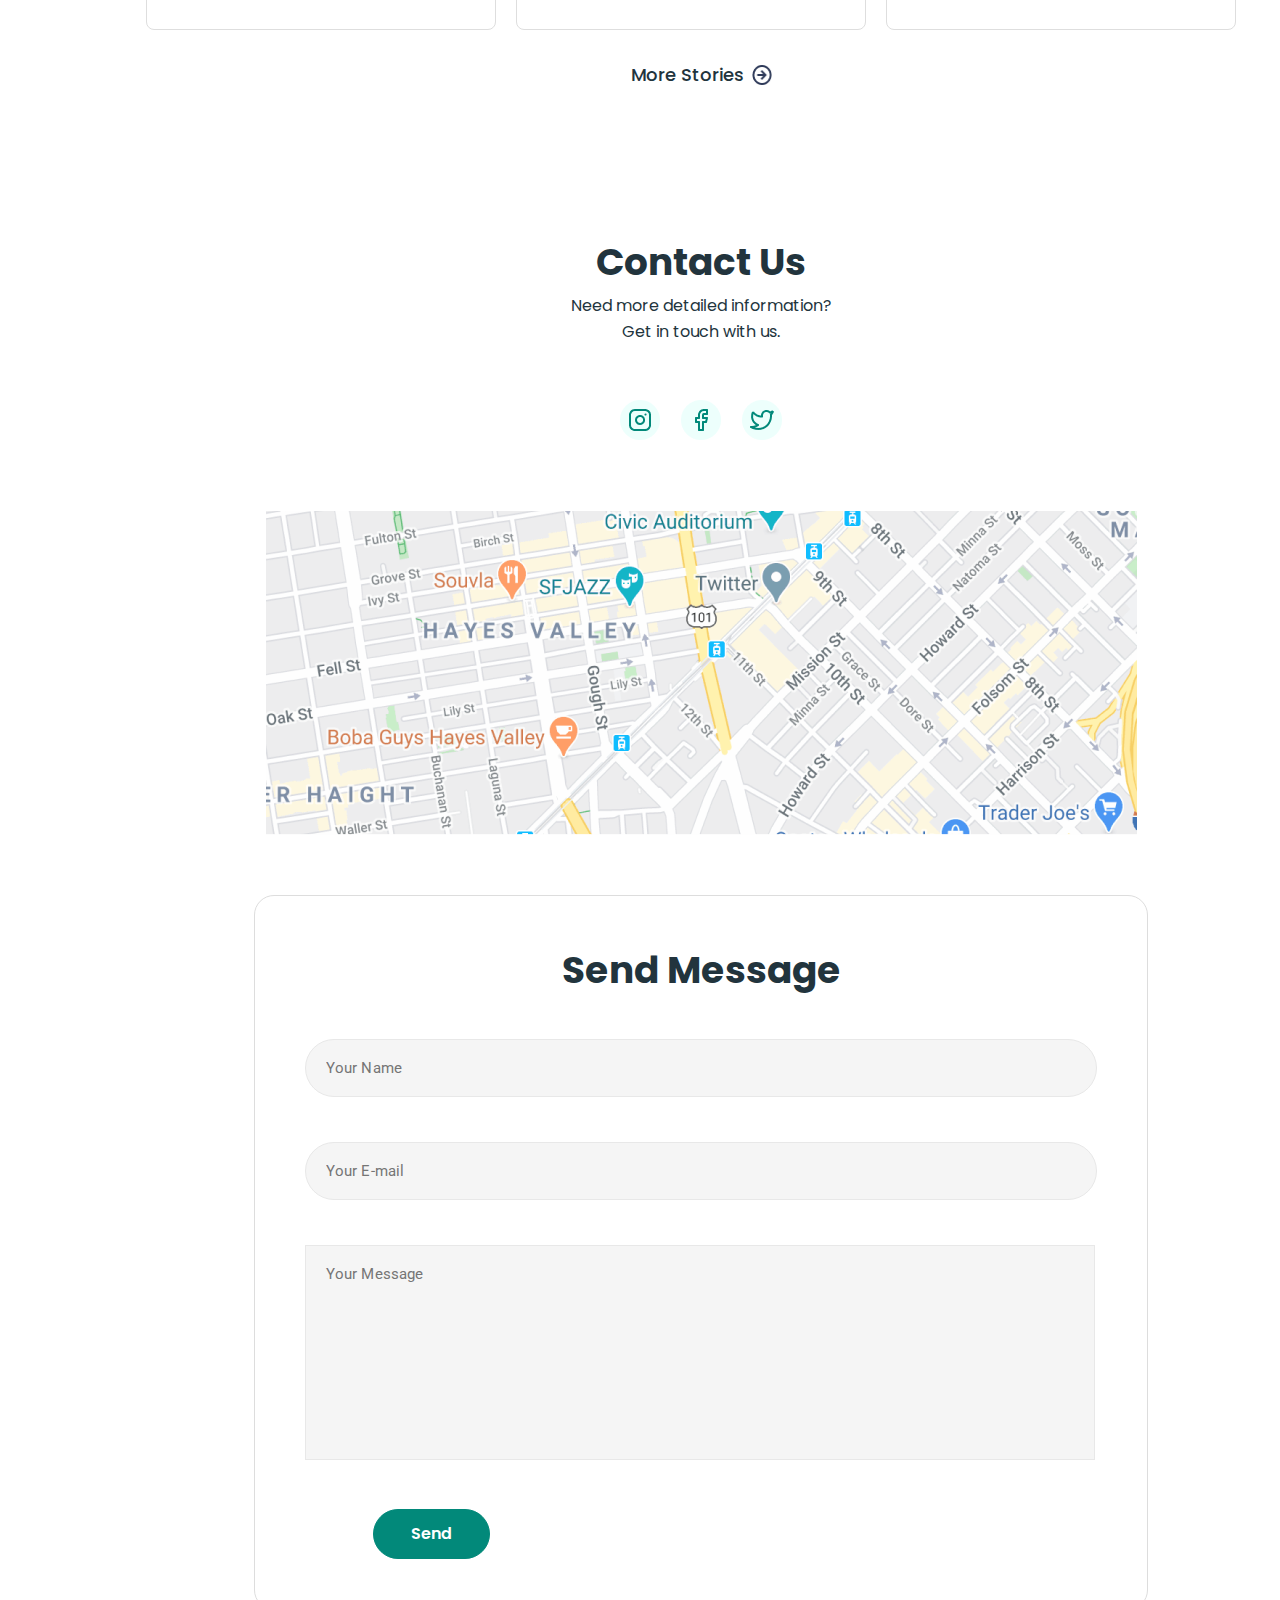
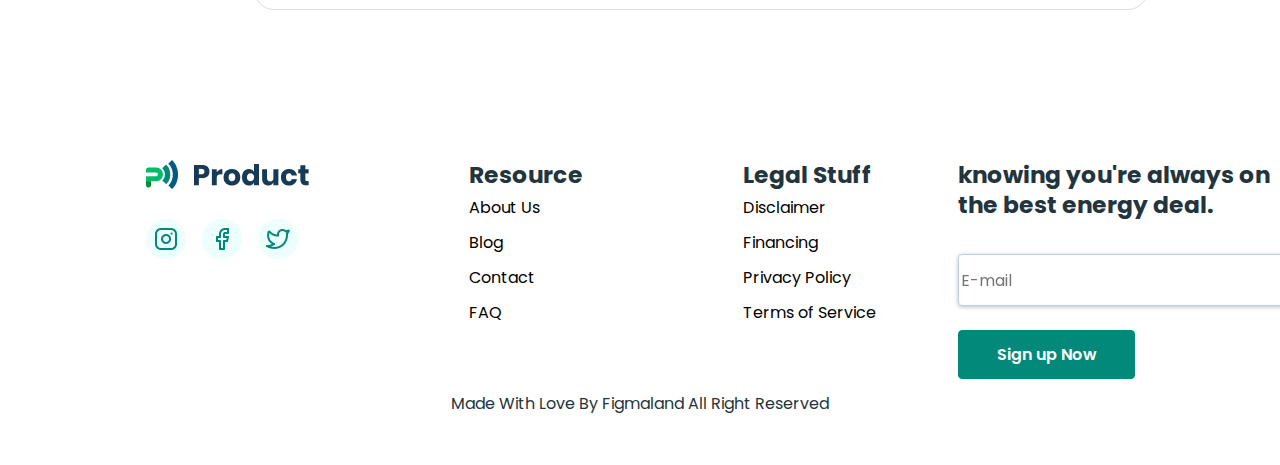
<file: pages/resources.html>
<!DOCTYPE html>
<html lang="en">

<head>
    <meta charset="UTF-8">
    <meta http-equiv="X-UA-Compatible" content="IE=edge">
    <meta name="viewport" content="width=device-width, initial-scale=1.0">
    <link
        href="https://fonts.googleapis.com/css?family=Poppins:100,100italic,200,200italic,300,300italic,regular,italic,500,500italic,600,600italic,700,700italic,800,800italic,900,900italic"
        rel="stylesheet" />
    <link href="https://fonts.googleapis.com/css?family=Inter:100,200,300,regular,500,600,700,800,900"
        rel="stylesheet" />
    <link
        href="https://fonts.googleapis.com/css?family=Montserrat:100,200,300,regular,500,600,700,800,900,100italic,200italic,300italic,italic,500italic,600italic,700italic,800italic,900italic"
        rel="stylesheet" />
    <link
        href="https://fonts.googleapis.com/css?family=Roboto:100,100italic,300,300italic,regular,italic,500,500italic,700,700italic,900,900italic"
        rel="stylesheet" />
    <link
        href="https://fonts.googleapis.com/css?family=Asap+Condensed:regular,italic,500,500italic,600,600italic,700,700italic"
        rel="stylesheet" />
    <link rel="stylesheet" href="./resources/style/style.css">
    <link rel="stylesheet" href="./resources/style/adaptive.css">
    <link rel="stylesheet" href="./resources/style/header.css">
    <link rel="stylesheet" href="./resources/style/hamburger.css">
    <link rel="stylesheet" href="./resources/style/main.css">
    <link rel="stylesheet" href="./resources/style/footer.css">
    <title>Document</title>
</head>

<body>
    <div id="wrapper">
        <header class="header container">
            <div class="logo">
                <img src="/assets/img/logo.png" alt="">
            </div>
            <!-- HAMBURGER MENU -->
            <div class="hamburger-menu">
                <div class="burger">
                    <img src="/assets/img/icon/menu.png" alt="">
                </div>
                <div class="menu-box">
                    <a href="/index.html" class="menu-hamburger-item">Product</a>
                    <a href="our-clients.html" class="menu-hamburger-item">Customers</a>
                    <a href="pricing.html" class="menu-hamburger-item">Pricing</a>
                    <a href="#" class="menu-hamburger-item">Resources</a>
                    <div class="menu-hamburger-buttons">
                        <div class="hamburger-btn-sign-in">
                            <a href="#">Sign in</a>
                        </div>
                        <div class="hamburger-btn-sign-up">
                            <a href="#">Sign Up</a>
                        </div>
                    </div>
                    <div class="hamburger-switcher" id="switcher">
                        <img src="/assets/img/icon/theme-switcher-icon.png" alt="">
                    </div>
                </div>
            </div>
            <!-- END HAMBURGER MENU-->
            <nav class="menu">
                <a href="/index.html" class="menu-item " id="menu-item-first">Product</a>
                <a href="our-clients.html" class="menu-item">Customers</a>
                <a href="pricing.html" class="menu-item">Pricing</a>
                <a href="#" class="menu-item">Resources</a>
                <div class="nav-buttons">
                    <div class="btn-sign-in">
                        <a href="#">Sign in</a>
                    </div>
                    <div class="btn-sign-up">
                        <a href="#">Sign Up</a>
                    </div>
                </div>
                <div class="switcher-nav" id="switcher">
                    <img src="/assets/img/icon/theme-switcher-icon.png" alt="">
                </div>
            </nav>
        </header>

        <!-- MAIN -->
        <main class="main container">
            <article class="great-business">
                <section class="great-business-text">
                    <div class="great-business-title title">
                        <h3>Great Business<br> made with Product.</h3>
                    </div>
                    <div class="great-business-subtitle subtitle">
                        <p>Build better customer relationships easily messaging<br> that provides a more personal
                            experience for you and<br> your customers.</p>
                    </div>
                </section>
                <section class="great-business-form">
                    <input type="email" name="" id="" placeholder="Enter your e-mail adress">
                    <input type="button" value="Join Now">
                </section>
                <section class="people-join">
                    <div class="people-join-img">
                        <img src="./resources/img/icon-people-join.png" alt="">
                    </div>
                    <div class="people-join-text">
                        <p>Join over <span id="section-green">4,000+</span> other</p>
                    </div>
                </section>
                <section class="gread-business-img">
                    <img src="./resources/img/great-business-with-product-bigimg.png" alt="">
                    <img src="./resources/img/great-business-with-product-smallimg.png" alt=""
                        id="great-business-small">
                </section>
            </article>
            <!-- LATEST STORIES -->
            <article class="latest-stories">
                <section class="latest-stories-text">
                    <div class="latest-stories-title title">
                        <h3>Latest Stories</h3>
                    </div>
                    <div class="latest-stories-subtitle subtitle">
                        <p>We focus on ergonomics and meeting you where you work. It's only a keystroke away. </p>
                    </div>
                </section>
                <section class="latest-stories-card">
                    <div class="latest-stories-cardholder">
                        <div class="latest-stories-card-img">
                            <img src="/assets/img/big-img/strategies.png" alt="">
                        </div>
                        <div class="latest-stories-card-data subtitle">
                            <p>By Wahid Ari | 03 March 2019</p>
                        </div>
                        <div class="latest-stories-card-title title">
                            <h3>Increasing Prosperity<br>With Positive
                                Thinking</h3>
                        </div>
                    </div>
                    <div class="latest-stories-cardholder">
                        <div class="latest-stories-card-img">
                            <img src="/assets/img/big-img/strategies(1).png" alt="">
                        </div>
                        <div class="latest-stories-card-data subtitle">
                            <p>By Wahid Ari | 03 March 2019</p>
                        </div>
                        <div class="latest-stories-card-title title">
                            <h3>Motivation Is The First<br> Step To Success</h3>
                        </div>
                    </div>
                    <div class="latest-stories-cardholder">
                        <div class="latest-stories-card-img">
                            <img src="/assets/img/big-img/strategies(2).png" alt="">
                        </div>
                        <div class="latest-stories-card-data subtitle">
                            <p>By Wahid Ari | 03 March 2019</p>
                        </div>
                        <div class="latest-stories-card-title title">
                            <h3>Success Steps For Your<br> Personal Or Business</h3>
                        </div>
                    </div>
                    <!-- item 4-6 -->
                    <div class="latest-stories-cardholder">
                        <div class="latest-stories-card-img">
                            <img src="/assets/img/big-img/strategies.png" alt="">
                        </div>
                        <div class="latest-stories-card-data subtitle">
                            <p>By Wahid Ari | 03 March 2019</p>
                        </div>
                        <div class="latest-stories-card-title title">
                            <h3>Increasing Prosperity<br>With Positive
                                Thinking</h3>
                        </div>
                    </div>
                    <div class="latest-stories-cardholder">
                        <div class="latest-stories-card-img">
                            <img src="/assets/img/big-img/strategies(2).png" alt="">
                        </div>
                        <div class="latest-stories-card-data subtitle">
                            <p>By Wahid Ari | 03 March 2019</p>
                        </div>
                        <div class="latest-stories-card-title title">
                            <h3>Motivation Is The First<br> Step To Success</h3>
                        </div>
                    </div>
                    <div class="latest-stories-cardholder">
                        <div class="latest-stories-card-img">
                            <img src="/assets/img/big-img/strategies(1).png" alt="">
                        </div>
                        <div class="latest-stories-card-data subtitle">
                            <p>By Wahid Ari | 03 March 2019</p>
                        </div>
                        <div class="latest-stories-card-title title">
                            <h3>Success Steps For Your<br> Personal Or Business</h3>
                        </div>
                    </div>
                </section>
                <section class="latest-stories-btn">
                    <a href="#">More Stories</a>
                    <img src="./resources/img/circle_right.png" alt="">
                </section>
            </article>
            <article class="contact-us">
                <section class="contact-us-text">
                    <div class="contact-us-title title">
                        <h3>Contact Us</h3>
                    </div>
                    <div class="contact-us-subtitle subtitle">
                        <p>Need more detailed information?<br>
                            Get in touch with us.</p>
                    </div>
                </section>
                <section class="contact-us-socialnetwork">
                    <div class="contact-us-instagram">
                        <a href="#"><img src="/assets/img/icon/instagram.png" alt=""></a>
                    </div>
                    <div class="contact-us-facebook">
                        <a href="#"><img src="/assets/img/icon/facebook.png" alt=""></a>
                    </div>
                    <div class="contact-us-twitter">
                        <a href="#"><img src="/assets/img/icon/twitter.png" alt=""></a>
                    </div>
                </section>
                <section class="contact-us-map">
                    <img src="./resources/img/map.png" alt="" id="standart-map">
                    <img src="./resources/img/small-map.png" alt="" id="small-map">
                </section>
            </article>
            <article class="send-message">
                <section class="send-message-wrapper">
                    <section class="send-message-text">
                        <div class="send-message-title title">
                            <h3>Send Message</h3>
                        </div>
                    </section>
                    <section class="send-message-form">
                        <label>
                            <input type="text" name="" id="" placeholder="Your Name">
                        </label>
                        <label>
                            <input type="email" name="" id="" placeholder="Your E-mail">
                        </label>
                        <label>
                            <textarea name="" id="" cols="30" rows="10" placeholder="Your Message"></textarea>
                        </label>
                        <label>
                            <input type="button" value="Send">
                        </label>



                    </section>
                </section>
            </article>
        </main>

        <!-- FOOTER -->
        <footer class="footer container">
            <article class="footer-first-col">
                <section class="footer-logo">
                    <img src="/assets/img/logo(2).png" alt="">
                </section>
                <div class="footer-social-network">
                    <div class="footer-instagram">
                        <a href="#"><img src="/assets/img/icon/instagram.png" alt=""></a>
                    </div>
                    <div class="footer-facebook">
                        <a href="#"><img src="/assets/img/icon/facebook.png" alt=""></a>
                    </div>
                    <div class="footer-twitter">
                        <a href="#"><img src="/assets/img/icon/twitter.png" alt=""></a>
                    </div>
                </div>
            </article>
            <article class="footer-resource">
                <div class="footer-resource-title">
                    <h3>Resource</h3>
                </div>
                <div class="footer-resource-list">
                    <ul>
                        <a href="#">
                            <li class="footer-resource-item">About Us</li>
                        </a>
                        <a href="#">
                            <li class="footer-resource-item">Blog</li>
                        </a>
                        <a href="#">
                            <li class="footer-resource-item">Contact</li>
                        </a>
                        <a href="#">
                            <li class="footer-resource-item">FAQ</li>
                        </a>
                    </ul>
                </div>
            </article>
            <article class="footer-stuff">
                <div class="footer-stuff-title">
                    <h3>Legal Stuff</h3>
                </div>
                <div class="footer-stuff-list">
                    <ul>
                        <a href="#">
                            <li class="footer-stuff-item">Disclaimer</li>
                        </a>
                        <a href="#">
                            <li class="footer-stuff-item">Financing</li>
                        </a>
                        <a href="#">
                            <li class="footer-stuff-item">Privacy Policy</li>
                        </a>
                        <a href="#">
                            <li class="footer-stuff-item">Terms of Service</li>
                        </a>
                    </ul>
                </div>
            </article>
            <article class="footer-deal">
                <div class="footer-deal-title">
                    <h3>knowing you're always on<br> the best energy deal. </h3>
                </div>
                <div class="footer-deal-form">
                    <input type="email" name="" id="" placeholder="E-mail">
                </div>
                <div class="footer-deal-btn">
                    <a href="#">Sign up Now</a>
                </div>
            </article>
        </footer>
        <article class="footer-corp">
            <p>Made With Love By Figmaland All Right Reserved
            </p>
        </article>
    </div>
    <script src="./resources/scripts/hamburger.js"></script>
</body>

</html>
</file>
<file: pages/our clients/style/adaptive.css>
@media(max-device-width:500px) {
    .hamburger-menu {
        display: block !important;
    }

    .menu {
        display: none !important;
    }

    .container {
        margin-left: 32px !important;
        margin-right: 32px !important;
        width: 100% !important;
    }

    .gray-bg {
        width: 110% !important;
        height: 1162px !important;
    }

    .gradient-bg {
        width: 110% !important;
        height: 1137px !important;
    }

    #wrapper {}

    /* OUR CLIENTS */
    .our-clients-img {
        display: grid !important;
        grid-template-columns: 1fr 1fr !important;
    }

    .airbnb {}

    .google {
        margin-left: 50px !important;
    }

    .microsoft {
        margin-left: 0px !important;
    }

    .fedex {
        margin-left: 50px !important;
    }

    /* CHOOSE PRODUCT */
    .choose-product-card {
        grid-template-columns: 1fr !important;
        width: fit-content;
        margin-left: 32px;
    }

    .choose-product-container {}

    .choose-product {
        margin-top: 70px !important;
    }

    .choose-product-cardholder:nth-child(2),
    .choose-product-cardholder:nth-child(3) {
        margin-left: 0px !important;
    }

    .choose-product-cardholder {
        width: 350px !important;
        height: 305px !important;
    }

    /* PRODUCT WORK */
    .step-1 {
        display: block !important;
    }

    .step-1-text {
        margin-left: 0px !important;
        margin-top: 80px;
    }

    .step-1-subtitle {
        margin-bottom: 70px;
    }

    .step-2 {
        display: block !important;
    }

    .step-2-text {
        margin-right: 0px !important;
        margin-top: 80px;
        margin-bottom: 70px;
    }

    .step-3 {
        display: block !important;
    }

    .step-3-text {
        margin-left: 0px !important;
        margin-top: 80px;
        margin-bottom: 70px;
    }

    .product-work-btn {
        display: none !important;
    }

    /* OFFERS */
    .offers {
        margin-top: 150px !important;
    }

    .offers-card {
        display: block !important;
    }

    .offers-card-business {
        margin-left: 0px !important;
    }

    .offers-card-enterprise {
        margin-left: 0px !important;
        margin-top: 66px !important;
    }

    /* COMPANIES */
    .companies-card {
        width: 371px !important;
        height: auto !important;
    }

    .companies-card-text {
        padding-top: 17px !important;
        margin-left: 22px !important;
    }

    .companies-card-btn {
        margin-left: 111px !important;
    }

    .companies-card-img {
        float: none !important;
        margin-top: 32px !important;
    }

    .companies-card-img img {
        width: 351px !important;
        height: 331px !important;
    }

    /* FOOTER */
    .footer {
        display: grid !important;
        grid-template-columns: 1fr !important;
        justify-content: center !important;
        text-align: center !important;
    }

    .footer-logo {
        display: flex !important;
        justify-content: center !important;
    }

    .footer-social-network {
        display: flex;
        justify-content: center;
    }

    .footer-resource {
        margin-left: 0px !important;
        margin-top: 32px !important;
    }

    .footer-stuff {
        margin-top: 32px !important;
        margin-left: 0px !important;
    }


    .footer-deal {
        margin-top: 32px !important;
        margin-left: 0px !important;
    }

    .footer-deal-btn {
        margin-left: 140px;
    }

    .footer-corp {
        margin-top: 44px !important;
    }
}
</file>
<file: pages/our clients/style/header.css>
.header {}

.logo {
    margin-top: 19px;
}

.menu {
    display: flex;
    margin-left: 415px;
    margin-top: -36px;
}

.menu-item {
    margin-left: 20px;
    font-family: 'Poppins';
    font-weight: 400;
    font-size: 16px;
    line-height: 28px;
    color: #22343D;
}

.menu-item:nth-child(2) {
    font-weight: 600;
}

#menu-item-first {
    margin-left: 0px;
}

.nav-buttons {
    display: flex;
    margin-left: 24px;
}

.btn-sign-in {
    margin-top: -8px;
    padding: 10px 22px 9px 25px;
    text-align: center;
    font-family: 'Poppins';
    font-weight: 600;
    font-size: 16px;
    line-height: 28px;
    color: #22343D;
    border: 1px solid #BCD0E5;
    border-radius: 4px;

}

.btn-sign-up {
    margin-left: 24px;
    margin-top: -8px;
    padding: 10px 22px 9px 25px;
    text-align: center;
    font-family: 'Poppins';
    font-weight: 600;
    font-size: 16px;
    line-height: 28px;
    background-color: #02897A;
    border: 1px solid #02897A;
    border-radius: 4px;
}

.btn-sign-up a {
    color: white;
}

.switcher-nav {
    margin-left: 24px;
}
</file>
<file: pages/our clients/style/hamburger.css>
.hamburger-menu {
    display: none;
}

.burger {
    position: absolute;
    top: 25px;
    left: 400px;
}

.menu-box {
    display: none;
    margin-left: -24px;
    white-space: nowrap;
}

.menu-hamburger-item {
    margin-top: 20px;
    font-family: 'Poppins';
    font-weight: 400;
    font-size: 16px;
    line-height: 28px;
    color: #22343D;
}

.menu-hamburger-buttons {
    margin-top: 24px;
}

.hamburger-btn-sign-in {
    padding: 10px 22px 9px 25px;
    text-align: center;
    font-family: 'Poppins';
    font-weight: 600;
    font-size: 16px;
    line-height: 28px;
    color: #22343D;
    border: 1px solid #BCD0E5;
    border-radius: 4px;
}

.hamburger-btn-sign-up {
    margin-top: 24px;
    padding: 10px 22px 9px 25px;
    text-align: center;
    font-family: 'Poppins';
    font-weight: 600;
    font-size: 16px;
    line-height: 28px;
    background-color: #02897A;
    border: 1px solid #02897A;
    border-radius: 4px;
}

.hamburger-btn-sign-up a {
    color: #FFF;
}

.hamburger-switcher {
    margin-top: 24px;

}
</file>
<file: pages/our clients/style/main.css>
.main {}

.container {}

/* OUR CLIENTS */
.our-clients {
    margin-top: 100px;
}

.our-clients-text {
    text-align: center;
}

.our-clients-img {
    display: flex;
    justify-content: center;
    margin-top: 50px;
}

.airbnb {}

.google {
    margin-left: 64px;
}

.microsoft {
    margin-left: 64px;
}

.fedex {
    margin-left: 64px;
}

/* CHOOSE PRODUCT */
.choose-product-container {
    padding: 24px 0px 64px 0px;
    position: relative;
}

.choose-product {
    margin-top: 150px;
}

.choose-product-text {
    text-align: center;
}


.choose-product-card {
    display: grid;
    grid-template-columns: 1fr 1fr 1fr;
    text-align: center;
    margin-top: 50px;
}

.choose-product-cardholder:nth-child(2),
.choose-product-cardholder:nth-child(3) {
    margin-left: 49px;
}

.choose-product-cardholder {
    border: 1px solid #DEDEDE;
    border-radius: 5px;
    padding: 28px 26px 23px 26px;

}

.choose-product-card-text {
    margin-top: 16px;
    white-space: nowrap;
}

.choose-product-card-title {
    font-family: 'Poppins';
    font-weight: 700;
    font-size: 24px;
    line-height: 33px;
    letter-spacing: 0.1px;
    color: #22343D;
}

.choose-product-card-subtitle {
    font-family: 'Poppins';
    font-weight: 400;
    font-size: 16px;
    line-height: 27px;
    letter-spacing: 0.2px;
    color: #22343D;
}

/* PRODUCT WORK */
.product-work {
    margin-top: 100px;
}

.product-work-text {
    text-align: center;
}

.step-1 {
    display: flex;
    align-items: center;
    margin-top: 70px;
}

.step-1-text {
    margin-left: 90px;
}

.step-1-mini-title {
    margin-bottom: 16px;
    font-family: 'Poppins';
    font-weight: 500;
    font-size: 20px;
    line-height: 30px;
    color: #22343D;
}

.step-1-title {
    margin-bottom: 16px;
    font-family: 'Poppins';
    font-weight: 600;
    font-size: 24px;
    line-height: 36px;
    color: #22343D;
}

.step-2 {
    display: flex;
    align-items: center;
    margin-top: 100px;
}

.step-2-text {
    margin-right: 90px;
}

.step-2-mini-title {
    margin-bottom: 16px;
    font-family: 'Poppins';
    font-weight: 500;
    font-size: 20px;
    line-height: 30px;
    color: #22343D;
}

.step-2-title {
    margin-bottom: 16px;
    font-family: 'Poppins';
    font-weight: 600;
    font-size: 24px;
    line-height: 36px;
    color: #22343D;
}

.step-2-subtitle {}

.step-3 {
    display: flex;
    align-items: center;
    margin-top: 100px;
}

.step-3-text {
    margin-left: 90px;
}

.step-3-mini-title {
    margin-bottom: 16px;
    font-family: 'Poppins';
    font-weight: 500;
    font-size: 20px;
    line-height: 30px;
    color: #22343D;
}

.step-3-title {
    margin-bottom: 16px;
    font-family: 'Poppins';
    font-weight: 600;
    font-size: 24px;
    line-height: 36px;
    color: #22343D;
}

.product-work-btn {
    display: flex;
    justify-content: center;
    width: 225px;
    padding-top: 10px;
    padding-bottom: 9px;
    font-family: 'Poppins';
    font-weight: 600;
    font-size: 16px;
    line-height: 28px;
    background-color: #02897A;
    border: 1px;
    border-radius: 4px;
    margin-left: 443px;
    margin-top: 77px;
}

.product-work-btn a {
    color: #fff;
}

/* OFFERS */
.offers {
    position: relative;
    margin-top: 115px;
    padding: 35px 0px 45px 0px;
}

.offers-text {
    text-align: center;
}

.offets-title {}

.offers-card {
    display: flex;
    margin-top: 90px;
}

.offers-card-business {
    text-align: center;
    margin-left: 195px;
}

.offers-card-business-text {
    margin-top: 27px;
}

.offers-card-business-title {
    margin-top: 16px;
    font-family: 'Poppins';
    font-weight: 500;
    font-size: 24px;
    line-height: 28px;
    color: #000000;
}

.offers-card-business-list {
    font-family: 'Poppins';
    font-weight: 400;
    font-size: 18px;
    line-height: 32px;
    color: #22343D;
}

.offers-card-business-list-item {
    padding-top: 4px;
}

.offers-card-business-subtitle {
    font-family: 'Poppins';
    font-weight: 500;
    font-size: 16px;
    line-height: 28px;
    color: #000000;
}

.offers-card-enterprise {
    text-align: center;
    margin-left: 227px;
}

.offers-card-enterprise-title {
    margin-top: 27px;
    font-family: 'Poppins';
    font-weight: 500;
    font-size: 24px;
    line-height: 28px;
    color: #000000;
}

.offers-card-enterprise-list {
    font-family: 'Poppins';
    font-weight: 400;
    font-size: 18px;
    line-height: 32px;
    color: #22343D;
}

.offers-card-enterprise-list-item {
    padding-top: 4px;
}

.offers-card-enterprise-subtitle {
    font-family: 'Poppins';
    font-weight: 500;
    font-size: 16px;
    line-height: 28px;
    color: #000000;
}

/* COMPANIES */
.companies {
    display: flex;
    justify-content: center;
    margin-top: 150px;
}

.companies-card {
    width: 968px;
    height: 345px;
    background: #02897A;
    border-radius: 32px;
}

.companies-card-title {
    padding-top: 50px;
    margin-left: 50px;
    color: #fff;
}

.companies-card-btn {
    display: flex;
    justify-content: center;
    width: 175px;
    padding-top: 10px;
    padding-bottom: 9px;
    font-family: 'Poppins';
    font-weight: 600;
    font-size: 16px;
    line-height: 28px;
    background-color: #fff;
    border: 1px;
    border-radius: 4px;
    margin-left: 50px;
    margin-top: 38px;
}

.companies-card-btn a {
    color: #02897A;
}

.companies-card-img {
    float: right;
    margin-top: -255px;
}
</file>
<file: pages/our clients/style/footer.css>
.footer {
    display: flex;
    margin-top: 150px;
    white-space: nowrap;
}

.footer-first-col {}

.footer-logo {}

.footer-social-network {
    display: flex;
    margin-top: 25px;
}

.footer-instagram {}

.footer-facebook {
    margin-left: 16px;
}

.footer-twitter {
    margin-left: 16px;
}

.footer-resource {
    margin-left: 160px;
}

.footer-resource-title {
    font-family: 'Poppins';
    font-weight: 500;
    font-size: 20px;
    line-height: 30px;
    color: #22343D;
}

.footer-resource-list {
    font-family: 'Poppins';
    font-weight: 400;
    font-size: 16px;
    line-height: 35px;
    color: #22343D;

}

.footer-resource-item {}

.footer-stuff {
    margin-left: 160px;
}

.footer-stuff-title {
    font-family: 'Poppins';
    font-weight: 500;
    font-size: 20px;
    line-height: 30px;
    color: #22343D;
}

.footer-stuff-list {
    font-family: 'Poppins';
    font-weight: 400;
    font-size: 16px;
    line-height: 35px;
    color: #22343D;

}

.footer-stuff-item {}

.footer-deal {
    margin-left: 82px;
}

.footer-deal-title {
    font-family: 'Poppins';
    font-weight: 500;
    font-size: 20px;
    line-height: 30px;
    color: #22343D;
}

.footer-deal-form {
    margin-top: 34px;
}

.footer-deal-form input {
    height: 48px;
    width: 325px;
    border: 1px solid #BCD0E5;
    border-radius: 4px;
    filter: drop-shadow(0px 1px 2px rgba(0, 0, 0, 0.25));
    font-family: 'Poppins';
    font-style: normal;
    font-weight: 400;
    font-size: 16px;
    line-height: 30px;
    color: #22343D;

}

.footer-deal-btn {
    display: flex;
    justify-content: center;
    width: 175px;
    padding-top: 10px;
    padding-bottom: 9px;
    font-family: 'Poppins';
    font-weight: 600;
    font-size: 16px;
    line-height: 28px;
    background-color: #02897A;
    border: 1px solid #02897A;
    border-radius: 4px;
    margin-top: 24px;
}

.footer-deal-btn a {
    color: #fff;
}

.footer-corp {
    display: flex;
    justify-content: center;
    margin-bottom: 46px;
    margin-top: 10px;
    text-align: center;
    font-family: 'Poppins';
    font-style: normal;
    font-weight: 400;
    font-size: 16px;
    line-height: 30px;
    color: #22343D;
}
</file>
<file: pages/pricing/style/adaptive.css>
@media(max-device-width:500px) {
    .hamburger-menu {
        display: block !important;
    }

    .menu {
        display: none !important;
    }

    .container {
        margin-left: 32px !important;
        margin-right: 32px !important;
        width: 100% !important;
    }

    /* PRICE */
    .price-card {
        grid-template-columns: auto !important;
        justify-content: center !important;
    }

    .price-five-dollars {
        margin-top: 32px !important;
    }

    .price-ten-dollars {
        margin-top: 32px !important;
    }

    /* ENTERPRISE */
    .enterpise-btn {
        margin-left: 93px !important;
    }

    /* ALONG SIDE */
    .alongside-content-img {
        background-image: url(/pages/pricing/img/product-small.png) !important;
        width: 352px !important;
        height: 288.21px !important;
        margin-left: 46px !important;
    }

    .alongside-content-text {
        float: none !important;
        margin-top: 0px !important;
    }

    .alongside-title {
        text-align: center !important;
    }

    /* QUESTION&DROPDOWN */
    .question-dropdown-item {
        width: 90% !important;
    }

    .question-dropdown-subtitle {
        width: 430px !important;
    }

    /* COMPANIES */
    .companies-card {
        width: 371px !important;
        height: auto !important;
    }

    .companies-card-text {
        padding-top: 17px !important;
        margin-left: 22px !important;
    }

    .companies-card-btn {
        margin-left: 111px !important;
    }

    .companies-card-img {
        float: none !important;
        margin-top: 32px !important;
    }

    .companies-card-img img {
        width: 351px !important;
        height: 331px !important;
    }

    /* FOOTER */
    .footer {
        display: grid !important;
        grid-template-columns: 1fr !important;
        justify-content: center !important;
        text-align: center !important;
    }

    .footer-logo {
        display: flex !important;
        justify-content: center !important;
    }

    .footer-social-network {
        display: flex;
        justify-content: center;
    }

    .footer-resource {
        margin-left: 0px !important;
        margin-top: 32px !important;
    }

    .footer-stuff {
        margin-top: 32px !important;
        margin-left: 0px !important;
    }


    .footer-deal {
        margin-top: 32px !important;
        margin-left: 0px !important;
    }

    .footer-deal-btn {
        margin-left: 140px;
    }

    .footer-corp {
        margin-top: 44px !important;
    }
}
</file>
<file: pages/pricing/style/header.css>
.header {}

.logo {
    margin-top: 19px;
}

.menu {
    display: flex;
    margin-left: 415px;
    margin-top: -36px;
}

.menu-item {
    margin-left: 20px;
    font-family: 'Poppins';
    font-weight: 400;
    font-size: 16px;
    line-height: 28px;
    color: #22343D;
}

.menu-item:nth-child(3) {
    font-weight: 600;
}

#menu-item-first {
    margin-left: 0px;
}

.nav-buttons {
    display: flex;
    margin-left: 24px;
}

.btn-sign-in {
    margin-top: -8px;
    padding: 10px 22px 9px 25px;
    text-align: center;
    font-family: 'Poppins';
    font-weight: 600;
    font-size: 16px;
    line-height: 28px;
    color: #22343D;
    border: 1px solid #BCD0E5;
    border-radius: 4px;

}

.btn-sign-up {
    margin-left: 24px;
    margin-top: -8px;
    padding: 10px 22px 9px 25px;
    text-align: center;
    font-family: 'Poppins';
    font-weight: 600;
    font-size: 16px;
    line-height: 28px;
    background-color: #02897A;
    border: 1px solid #02897A;
    border-radius: 4px;
}

.btn-sign-up a {
    color: white;
}

.switcher-nav {
    margin-left: 24px;
}
</file>
<file: pages/pricing/style/hamburger.css>
.hamburger-menu {
    display: none;
}

.burger {
    position: absolute;
    top: 25px;
    left: 400px;
}

.menu-box {
    display: none;
    margin-left: -24px;
    white-space: nowrap;
}

.menu-hamburger-item {
    margin-top: 20px;
    font-family: 'Poppins';
    font-weight: 400;
    font-size: 16px;
    line-height: 28px;
    color: #22343D;
}

.menu-hamburger-buttons {
    margin-top: 24px;
}

.hamburger-btn-sign-in {
    padding: 10px 22px 9px 25px;
    text-align: center;
    font-family: 'Poppins';
    font-weight: 600;
    font-size: 16px;
    line-height: 28px;
    color: #22343D;
    border: 1px solid #BCD0E5;
    border-radius: 4px;
}

.hamburger-btn-sign-up {
    margin-top: 24px;
    padding: 10px 22px 9px 25px;
    text-align: center;
    font-family: 'Poppins';
    font-weight: 600;
    font-size: 16px;
    line-height: 28px;
    background-color: #02897A;
    border: 1px solid #02897A;
    border-radius: 4px;
}

.hamburger-btn-sign-up a {
    color: #FFF;
}

.hamburger-switcher {
    margin-top: 24px;

}
</file>
<file: pages/pricing/style/main.css>
/* PRICE */
.price {
    margin-top: 50px;
}

.price-main-title {
    text-align: center;
}

.price-text {
    text-align: center;
    margin-top: 30px;
}

.price-subtitle {
    margin-top: 16px;
}

.price-card {
    display: grid;
    grid-template-columns: 1fr 1fr 1fr;
    text-align: center;
    margin-top: 30px;
}

#price-num {
    font-family: 'Poppins';
    font-style: normal;
    font-weight: 700;
    font-size: 76px;
    line-height: 100px;
    color: #02897A;
}

#dollars {
    position: absolute;
    margin-top: 28px;
    margin-left: 8px;
    font-family: 'Poppins';
    font-style: normal;
    font-weight: 700;
    font-size: 24px;
    line-height: 30px;
    color: #02897A;
}

#period {
    margin-left: 8px;
    font-family: 'Poppins';
    font-weight: 700;
    font-size: 16px;
    line-height: 19px;
    letter-spacing: 0.1px;
    color: #AFAFAF;
}

.price-cardholder {
    padding-top: 24px;
    text-align: center;
    width: 322.65px;
    height: 456px;
    border-radius: 8px;
    box-shadow: 0px 2px 8px rgba(0, 0, 0, 0.25);
}

.price-free-second-subtitle {
    font-family: 'Inter';
    font-weight: 500;
    font-size: 16px;
    line-height: 22px;
    letter-spacing: 0.2px;

    color: #22343D;
}

.price-free-btn {
    display: flex;
    justify-content: center;
    width: 175px;
    padding-top: 10px;
    padding-bottom: 9px;
    font-family: 'Poppins';
    font-weight: 600;
    font-size: 16px;
    line-height: 28px;
    background-color: #02897A;
    border: 1px solid #02897A;
    border-radius: 4px;
    margin-left: 90px;
    margin-top: 38px;
}

.price-free-btn a {
    color: #fff;
}

.price-five-dollars-card-cost #dollars,
.price-five-dollars-card-cost #price-num {
    color: #fff;
}

.price-five-dollars-cardholder {
    padding-top: 25px;
    text-align: center;
    width: 322.65px;
    height: 456px;
    background-color: #02897A;
    border-radius: 8px;
    box-shadow: 0px 2px 8px rgba(0, 0, 0, 0.25);
}

.price-five-dollars-title {
    color: #fff;
}

.price-five-dollars-subtitle {
    color: #fff;
}

.price-five-dollars-second-subtitle {
    font-family: 'Inter';
    font-weight: 500;
    font-size: 16px;
    line-height: 22px;
    letter-spacing: 0.2px;
    color: #fff;
}

.price-five-dollars-btn {
    display: flex;
    justify-content: center;
    width: 175px;
    padding-top: 10px;
    padding-bottom: 9px;
    font-family: 'Poppins';
    font-weight: 600;
    font-size: 16px;
    line-height: 28px;
    background-color: #fff;
    border: 1px;
    border-radius: 4px;
    margin-left: 90px;
    margin-top: 38px;
}

.price-five-dollars-btn a {
    color: #02897A;
}

.price-ten-dollars-second-subtitle {
    font-family: 'Inter';
    font-weight: 500;
    font-size: 16px;
    line-height: 22px;
    letter-spacing: 0.2px;
    color: #22343D;
}

.price-ten-dollars-btn {
    display: flex;
    justify-content: center;
    width: 175px;
    padding-top: 10px;
    padding-bottom: 9px;
    font-family: 'Poppins';
    font-weight: 600;
    font-size: 16px;
    line-height: 28px;
    background-color: #02897A;
    border: 1px solid #02897A;
    border-radius: 4px;
    margin-left: 90px;
    margin-top: 38px;
}

.price-ten-dollars-btn a {
    color: #fff;
}

/* ENTERPRISE */

.enterprise-shape {
    margin-top: 150px;
    background: linear-gradient(180deg, #F7F7F7 0%, rgba(247, 247, 247, 0) 100%);
    width: fit-content;
}

.enterprise-text {
    text-align: center;
    padding-top: 53px;
}

.enterprise-title {
    margin-top: 16px;
}

.enterprise-subtitle {
    margin-top: 8px;
}

.enterpise-btn {
    display: flex;
    width: 224px;
    margin-left: 444px;
    margin-top: 32px;
    padding: 11px 11px;
    justify-content: center;
    font-family: 'Poppins';
    font-weight: 600;
    font-size: 16px;
    line-height: 28px;
    background-color: #02897A;
    border: 1px solid #02897A;
    border-radius: 4px;
}

.enterpise-btn a {
    color: #fff;
}

/* ALONGSIDE */
.alongside {
    margin-top: 150px;
}

.alongside-title {}

.alongside-content {
    margin-top: 56px;
}

.alongside-content-img {
    background-image: url(/pages/pricing/img/product.png);
    width: 528px;
    height: 392.34px;
}

.alongside-content-text {
    float: right;
    margin-top: -410px;
}

.enterpreneur-title {
    display: flex;
    align-items: center;
    font-family: 'Poppins';
    font-weight: 600;
    font-size: 24px;
    line-height: 36px;
    color: #22343D;
}

.enterpreneur-title p {
    margin-left: 14px;
}

.enterpreneur-subtitle {
    margin-top: 16px;
    padding-left: 30px;
}


.alongside-content-accountants {
    margin-top: 32px;
}

.accountants-title {
    display: flex;
    align-items: center;
    font-family: 'Poppins';
    font-weight: 600;
    font-size: 24px;
    line-height: 36px;
    color: #22343D;
}

.accountants-title p {
    margin-left: 14px;
}

.accountants-subtitle {
    margin-top: 16px;
    padding-left: 30px;
}

.alongside-content-universities {
    margin-top: 32px;
}

.universities-title {
    display: flex;
    align-items: center;
    font-family: 'Poppins';
    font-weight: 600;
    font-size: 24px;
    line-height: 36px;
    color: #22343D;
}

.universities-title p {
    margin-left: 14px;
}

.universities-subtitle {
    margin-top: 16px;
    padding-left: 30px;
}

.universities-icon {}

/* QUESTION&DROPDOWN */
.question {
    margin-top: 150px;
}

.question-text {
    text-align: center;

}

.question-subtitle {
    margin-top: 8px;
}

.question-dropdown {
    margin-top: 50px;
}

.question-dropdown-item {
    padding-bottom: 22px;
    width: 983px;
    border-bottom: 1px solid #E7E7E7;
}

.question-dropdown-item:nth-child(2),
.question-dropdown-item:nth-child(3),
.question-dropdown-item:nth-child(4) {
    margin-top: 16px;
}

.question-dropdown-content {
    display: flex;
}

.question-dropdown-title {
    margin-left: 16px;
    font-family: 'Poppins';
    font-weight: 500;
    font-size: 18px;
    line-height: 27px;
    color: #22343D;
}

.question-dropdown-subtitle {
    margin-top: 14px;
}

.dropdown-item-open {
    display: block !important;
}

/* COMPANIES */
.companies {
    display: flex;
    justify-content: center;
    margin-top: 150px;
}

.companies-card {
    width: 968px;
    height: 345px;
    background: #02897A;
    border-radius: 32px;
}

.companies-card-title {
    padding-top: 50px;
    margin-left: 50px;
    color: #fff;
}

.companies-card-btn {
    display: flex;
    justify-content: center;
    width: 175px;
    padding-top: 10px;
    padding-bottom: 9px;
    font-family: 'Poppins';
    font-weight: 600;
    font-size: 16px;
    line-height: 28px;
    background-color: #fff;
    border: 1px;
    border-radius: 4px;
    margin-left: 50px;
    margin-top: 38px;
}

.companies-card-btn a {
    color: #02897A;
}

.companies-card-img {
    float: right;
    margin-top: -255px;
}
</file>
<file: pages/pricing/style/footer.css>
.footer {
    display: flex;
    margin-top: 150px;
    white-space: nowrap;
}

.footer-first-col {}

.footer-logo {}

.footer-social-network {
    display: flex;
    margin-top: 25px;
}

.footer-instagram {}

.footer-facebook {
    margin-left: 16px;
}

.footer-twitter {
    margin-left: 16px;
}

.footer-resource {
    margin-left: 160px;
}

.footer-resource-title {
    font-family: 'Poppins';
    font-weight: 500;
    font-size: 20px;
    line-height: 30px;
    color: #22343D;
}

.footer-resource-list {
    font-family: 'Poppins';
    font-weight: 400;
    font-size: 16px;
    line-height: 35px;
    color: #22343D;

}

.footer-resource-item {}

.footer-stuff {
    margin-left: 160px;
}

.footer-stuff-title {
    font-family: 'Poppins';
    font-weight: 500;
    font-size: 20px;
    line-height: 30px;
    color: #22343D;
}

.footer-stuff-list {
    font-family: 'Poppins';
    font-weight: 400;
    font-size: 16px;
    line-height: 35px;
    color: #22343D;

}

.footer-stuff-item {}

.footer-deal {
    margin-left: 82px;
}

.footer-deal-title {
    font-family: 'Poppins';
    font-weight: 500;
    font-size: 20px;
    line-height: 30px;
    color: #22343D;
}

.footer-deal-form {
    margin-top: 34px;
}

.footer-deal-form input {
    height: 48px;
    width: 325px;
    border: 1px solid #BCD0E5;
    border-radius: 4px;
    filter: drop-shadow(0px 1px 2px rgba(0, 0, 0, 0.25));
    font-family: 'Poppins';
    font-style: normal;
    font-weight: 400;
    font-size: 16px;
    line-height: 30px;
    color: #22343D;

}

.footer-deal-btn {
    display: flex;
    justify-content: center;
    width: 175px;
    padding-top: 10px;
    padding-bottom: 9px;
    font-family: 'Poppins';
    font-weight: 600;
    font-size: 16px;
    line-height: 28px;
    background-color: #02897A;
    border: 1px solid #02897A;
    border-radius: 4px;
    margin-top: 24px;
}

.footer-deal-btn a {
    color: #fff;
}

.footer-corp {
    display: flex;
    justify-content: center;
    margin-bottom: 46px;
    margin-top: 10px;
    text-align: center;
    font-family: 'Poppins';
    font-style: normal;
    font-weight: 400;
    font-size: 16px;
    line-height: 30px;
    color: #22343D;
}
</file>
<file: pages/resources/style/adaptive.css>
@media(max-device-width:500px) {
    .hamburger-menu {
        display: block !important;
    }

    .menu {
        display: none !important;
    }

    .container {
        margin-left: 32px !important;
        margin-right: 32px !important;
        width: 100% !important;
    }

    /* GREAT BUSINESS */
    .great-business {
        margin-top: 77px;
    }

    .great-business-text {
        text-align: center !important;
    }

    .great-business-title {}

    .great-business-subtitle {}

    .great-business-form {
        text-align: center;
    }

    .great-business-form input[type="email"] {
        width: 346px !important;
        height: 66px !important;
    }

    .great-business-form input[type="button"] {}

    .people-join {
        justify-content: center;
    }

    .gread-business-img {
        float: none !important;
        margin-top: 87px !important;
    }

    .gread-business-img img:nth-child(1) {
        display: none !important;
    }

    #great-business-small {
        display: block !important;
        margin-left: 55px;
    }

    /* LATEST STORIES */
    .latest-stories-card {
        grid-template-columns: 1fr !important;
        margin-left: 32px !important;

    }

    .latest-stories-cardholder {
        margin-top: 32px !important;
    }

    /* CONTACT US */
    #standart-map {
        display: none;
    }

    #small-map {
        display: flex !important;
        justify-content: center;
    }

    /* SEND MESSAGE */
    .send-message-form input[type="text"] {
        width: 344px !important;
        height: 54px !important;
    }

    .send-message-form input[type="email"] {
        width: 344px !important;
        height: 54px !important;
    }

    .send-message-form textarea {
        width: 344px !important;
        height: 193px !important;
    }

    .send-message-form input[type="button"] {
        margin-left: 0 !important;
    }

    /* FOOTER */
    .footer {
        display: grid !important;
        grid-template-columns: 1fr !important;
        justify-content: center !important;
        text-align: center !important;
    }

    .footer-logo {
        display: flex !important;
        justify-content: center !important;
    }

    .footer-social-network {
        display: flex;
        justify-content: center;
    }

    .footer-resource {
        margin-left: 0px !important;
        margin-top: 32px !important;
    }

    .footer-stuff {
        margin-top: 32px !important;
        margin-left: 0px !important;
    }


    .footer-deal {
        margin-top: 32px !important;
        margin-left: 0px !important;
    }

    .footer-deal-btn {
        margin-left: 140px;
    }

    .footer-corp {
        margin-top: 44px !important;
    }
}
</file>
<file: pages/resources/style/header.css>
.header {}

.logo {
    margin-top: 19px;
}

.menu {
    display: flex;
    margin-left: 415px;
    margin-top: -36px;
}

.menu-item {
    margin-left: 20px;
    font-family: 'Poppins';
    font-weight: 400;
    font-size: 16px;
    line-height: 28px;
    color: #22343D;
}

.menu-item:nth-child(4) {
    font-weight: 600;
}

#menu-item-first {
    margin-left: 0px;
}

.nav-buttons {
    display: flex;
    margin-left: 24px;
}

.btn-sign-in {
    margin-top: -8px;
    padding: 10px 22px 9px 25px;
    text-align: center;
    font-family: 'Poppins';
    font-weight: 600;
    font-size: 16px;
    line-height: 28px;
    color: #22343D;
    border: 1px solid #BCD0E5;
    border-radius: 4px;

}

.btn-sign-up {
    margin-left: 24px;
    margin-top: -8px;
    padding: 10px 22px 9px 25px;
    text-align: center;
    font-family: 'Poppins';
    font-weight: 600;
    font-size: 16px;
    line-height: 28px;
    background-color: #02897A;
    border: 1px solid #02897A;
    border-radius: 4px;
}

.btn-sign-up a {
    color: white;
}

.switcher-nav {
    margin-left: 24px;
}
</file>
<file: pages/resources/style/hamburger.css>
.hamburger-menu {
    display: none;
}

.burger {
    position: absolute;
    top: 25px;
    left: 400px;
}

.menu-box {
    display: none;
    margin-left: -24px;
    white-space: nowrap;
}

.menu-hamburger-item {
    margin-top: 20px;
    font-family: 'Poppins';
    font-weight: 400;
    font-size: 16px;
    line-height: 28px;
    color: #22343D;
}

.menu-hamburger-buttons {
    margin-top: 24px;
}

.hamburger-btn-sign-in {
    padding: 10px 22px 9px 25px;
    text-align: center;
    font-family: 'Poppins';
    font-weight: 600;
    font-size: 16px;
    line-height: 28px;
    color: #22343D;
    border: 1px solid #BCD0E5;
    border-radius: 4px;
}

.hamburger-btn-sign-up {
    margin-top: 24px;
    padding: 10px 22px 9px 25px;
    text-align: center;
    font-family: 'Poppins';
    font-weight: 600;
    font-size: 16px;
    line-height: 28px;
    background-color: #02897A;
    border: 1px solid #02897A;
    border-radius: 4px;
}

.hamburger-btn-sign-up a {
    color: #FFF;
}

.hamburger-switcher {
    margin-top: 24px;

}
</file>
<file: pages/resources/style/main.css>
.main {}

/* GREAT BUSINES */
.great-business {
    margin-top: 77px;
}

.great-business-subtitle {
    margin-top: 24px;
}

.great-business-form {
    margin-top: 24px;
}

.great-business-form input[type="email"] {
    width: 469.45px;
    height: 66px;
    border: 1px solid #EAEAEA;
    border-radius: 100px;
    font-family: 'Poppins';
    font-weight: 400;
    font-size: 16px;
    line-height: 100%;
    letter-spacing: -0.03em;
    color: #22343D;
    padding-left: 27px;
}

.great-business-form input[type="button"] {
    width: 117.12px;
    height: 50px;
    margin-left: -130px;
    background: #02897A;
    border: 1px solid #02897A;
    border-radius: 100px;
    font-family: 'Poppins';
    font-weight: 600;
    font-size: 16px;
    line-height: 0px;
    color: #fff
}

.people-join {
    display: flex;
    align-items: center;
    margin-top: 24px;
}

.people-join-text {
    font-family: 'Poppins';
    font-weight: 400;
    font-size: 14px;
    line-height: 21px;
    color: #22343D;
    margin-left: 9px;
}

.gread-business-img {
    float: right;
    margin-top: -415px;
}

#great-business-small {
    display: none;
}

/* LATEST-STORIES */
.latest-stories {
    margin-top: 160px;
}

.latest-stories-text {
    text-align: center;
}

.latest-stories-title {}

.latest-stories-subtitle {
    margin-top: 8px;
}

.latest-stories-card {
    display: grid;
    grid-template-columns: 1fr 1fr 1fr;
    margin-top: 32px;
}

.latest-stories-cardholder {
    height: 400px;
    width: 348px;
    border-radius: 8px;
    border: 1px solid rgba(222, 222, 222, 1)
}

.latest-stories-cardholder:nth-child(4),
.latest-stories-cardholder:nth-child(5),
.latest-stories-cardholder:nth-child(6) {
    margin-top: 32px;
}

.latest-stories-card-img {}

.latest-stories-card-data {
    margin-left: 24px;
    margin-top: 24px;
}

.latest-stories-card-title {
    white-space: nowrap;
    font-size: 24px;
    margin-left: 24px;
    margin-top: 12px;
}

.latest-stories-btn {
    display: flex;
    justify-content: center;
    align-items: center;
    text-align: center;
    margin-top: 32px;
}

.latest-stories-btn a {
    font-family: 'Poppins';
    font-weight: 500;
    font-size: 18px;
    line-height: 26px;
    color: #22343D;
}

.latest-stories-btn img {
    width: 20px;
    height: 20px;
    margin-left: 8px;
}

/* CONTACT US */
.contact-us {
    margin-top: 150px;
}

.contact-us-text {
    text-align: center;
}

.contact-us-title {}

.contact-us-subtitle {
    margin-top: 7px;
}

.contact-us-socialnetwork {
    display: flex;
    justify-content: center;
    margin-top: 55px;
}

.contact-us-instagram {}

.contact-us-facebook {
    margin-left: 21px;
}

.contact-us-twitter {
    margin-left: 21px;
}

.contact-us-map {
    display: flex;
    justify-content: center;
    margin-top: 55px;
}

#small-map {
    display: none;
}

/* SEND MESSAGE */
.send-message {
    display: flex;
    justify-content: center;
    margin-top: 50px;
}

.send-message-wrapper {
    padding: 50px 50px;
    background: #FFFFFF;
    border: 1px solid #DDDDDD;
    border-radius: 20px;
}

.send-message-text {
    text-align: center;
}

.send-message-title {}

.send-message-form {
    display: grid;
    margin-top: 45px;
}

.send-message-form input[type="text"] {
    padding-left: 20px;
    width: 768px;
    height: 54px;
    background: #F5F5F5;
    border: 1px solid #E8E8E8;
    border-radius: 39px;
    font-family: 'Roboto';
    font-weight: 400;
    font-size: 15px;
    line-height: 16px;
    letter-spacing: 0.1px;
    color: #22343D;
}

.send-message-form input[type="email"] {
    padding-left: 20px;
    margin-top: 45px;
    width: 768px;
    height: 54px;
    background: #F5F5F5;
    border: 1px solid #E8E8E8;
    border-radius: 39px;
    font-family: 'Roboto';
    font-weight: 400;
    font-size: 15px;
    line-height: 16px;
    letter-spacing: 0.1px;
    color: #22343D;
}

.send-message-form textarea {
    resize: none;
    margin-top: 45px;
    padding: 20px 0px 0px 20px;
    width: 768px;
    height: 193px;
    background: #F5F5F5;
    border: 1px solid #E8E8E8;
    font-family: 'Roboto';
    font-weight: 400;
    font-size: 15px;
    line-height: 16px;
    letter-spacing: 0.1px;
    color: #22343D;
}

.send-message-form input[type="button"] {
    width: 117.12px;
    height: 50px;
    margin-left: 68px;
    margin-top: 45px;
    background: #02897A;
    border: 1px solid #02897A;
    border-radius: 100px;
    font-family: 'Poppins';
    font-weight: 600;
    font-size: 16px;
    line-height: 0px;
    color: #fff
}
</file>
<file: pages/resources/style/footer.css>
.footer {
    display: flex;
    margin-top: 150px;
    white-space: nowrap;
}

.footer-first-col {}

.footer-logo {}

.footer-social-network {
    display: flex;
    margin-top: 25px;
}

.footer-instagram {}

.footer-facebook {
    margin-left: 16px;
}

.footer-twitter {
    margin-left: 16px;
}

.footer-resource {
    margin-left: 160px;
}

.footer-resource-title {
    font-family: 'Poppins';
    font-weight: 500;
    font-size: 20px;
    line-height: 30px;
    color: #22343D;
}

.footer-resource-list {
    font-family: 'Poppins';
    font-weight: 400;
    font-size: 16px;
    line-height: 35px;
    color: #22343D;

}

.footer-resource-item {}

.footer-stuff {
    margin-left: 160px;
}

.footer-stuff-title {
    font-family: 'Poppins';
    font-weight: 500;
    font-size: 20px;
    line-height: 30px;
    color: #22343D;
}

.footer-stuff-list {
    font-family: 'Poppins';
    font-weight: 400;
    font-size: 16px;
    line-height: 35px;
    color: #22343D;

}

.footer-stuff-item {}

.footer-deal {
    margin-left: 82px;
}

.footer-deal-title {
    font-family: 'Poppins';
    font-weight: 500;
    font-size: 20px;
    line-height: 30px;
    color: #22343D;
}

.footer-deal-form {
    margin-top: 34px;
}

.footer-deal-form input {
    height: 48px;
    width: 325px;
    border: 1px solid #BCD0E5;
    border-radius: 4px;
    filter: drop-shadow(0px 1px 2px rgba(0, 0, 0, 0.25));
    font-family: 'Poppins';
    font-style: normal;
    font-weight: 400;
    font-size: 16px;
    line-height: 30px;
    color: #22343D;

}

.footer-deal-btn {
    display: flex;
    justify-content: center;
    width: 175px;
    padding-top: 10px;
    padding-bottom: 9px;
    font-family: 'Poppins';
    font-weight: 600;
    font-size: 16px;
    line-height: 28px;
    background-color: #02897A;
    border: 1px solid #02897A;
    border-radius: 4px;
    margin-top: 24px;
}

.footer-deal-btn a {
    color: #fff;
}

.footer-corp {
    display: flex;
    justify-content: center;
    margin-bottom: 46px;
    margin-top: 10px;
    text-align: center;
    font-family: 'Poppins';
    font-style: normal;
    font-weight: 400;
    font-size: 16px;
    line-height: 30px;
    color: #22343D;
}
</file>
<file: pages/our clients/style/style.css>
/* RESET */
html,
body,
p,
h1,
h2,
h3,
h4,
h5,
h6,
ul,
li,
header,
nav,
main,
footer,
article,
section {
    margin: 0;
    padding: 0;
    border: 0;
}

ul {
    list-style: none;
}

a {
    text-decoration: none;
    color: black;
}

/* ------------- */
#wrapper {
    width: 100%;

}

.container {
    width: 1110px;
    margin-left: 146px;
    margin-right: 146px;
}

.mini-title {
    font-family: 'Poppins';
    font-weight: 600;
    font-size: 16px;
    line-height: 24px;
    color: #22343D;
}

.title {
    font-family: 'Poppins';
    font-weight: 700;
    font-size: 32px;
    line-height: 48px;
    color: #22343D;
}

.subtitle {
    font-family: 'Poppins';
    font-weight: 400;
    font-size: 16px;
    line-height: 26px;
    color: #22343D;
}

.main-title {
    font-family: 'Poppins';
    font-weight: 600;
    font-size: 24px;
    line-height: 36px;
    color: #22343D;
    text-transform: uppercase;
}

.gray-bg {
    background-color: #F5F5F5;
    position: absolute;
    margin-top: 150px;
    width: 100%;
    height: 498px;
}

.gradient-bg {
    position: absolute;
    margin-top: 115px;
    background: linear-gradient(180deg, #F5F5F5 0%, rgba(245, 245, 245, 0) 100%);
    width: 100%;
    height: 498px;

}
</file>
<file: pages/pricing/style/style.css>
/* RESET */
html,
body,
p,
h1,
h2,
h3,
h4,
h5,
h6,
ul,
li,
header,
nav,
main,
footer,
article,
section {
    margin: 0;
    padding: 0;
    border: 0;
}

ul {
    list-style: none;
}

a {
    text-decoration: none;
    color: black;
}

/* ------------- */
#wrapper {
    width: 100%;

}

.container {
    width: 1110px;
    margin-left: 146px;
    margin-right: 146px;
}

.mini-title {
    font-family: 'Poppins';
    font-weight: 600;
    font-size: 16px;
    line-height: 24px;
    color: #22343D;
}

.title {
    font-family: 'Poppins';
    font-weight: 700;
    font-size: 32px;
    line-height: 48px;
    color: #22343D;
}

.subtitle {
    font-family: 'Poppins';
    font-weight: 400;
    font-size: 16px;
    line-height: 26px;
    color: #22343D;
}

.main-title {
    font-family: 'Poppins';
    font-weight: 600;
    font-size: 24px;
    line-height: 36px;
    color: #22343D;
    text-transform: uppercase;
}
</file>
<file: pages/resources/style/style.css>
/* RESET */
html,
body,
p,
h1,
h2,
h3,
h4,
h5,
h6,
ul,
li,
header,
nav,
main,
footer,
article,
section {
    margin: 0;
    padding: 0;
    border: 0;
}

ul {
    list-style: none;
}

a {
    text-decoration: none;
    color: black;
}

/* ------------- */
#wrapper {
    width: 100%;

}

.container {
    width: 1110px;
    margin-left: 146px;
    margin-right: 146px;
}

.mini-title {
    font-family: 'Poppins';
    font-weight: 600;
    font-size: 16px;
    line-height: 24px;
    color: #22343D;
}

.title {
    font-family: 'Poppins';
    font-weight: 700;
    font-size: 32px;
    line-height: 48px;
    color: #22343D;
}

.subtitle {
    font-family: 'Poppins';
    font-weight: 400;
    font-size: 16px;
    line-height: 26px;
    color: #22343D;
}

.main-title {
    font-family: 'Poppins';
    font-weight: 600;
    font-size: 24px;
    line-height: 36px;
    color: #22343D;
    text-transform: uppercase;
}
#section-green{
    color: #02897a;
}
</file>
